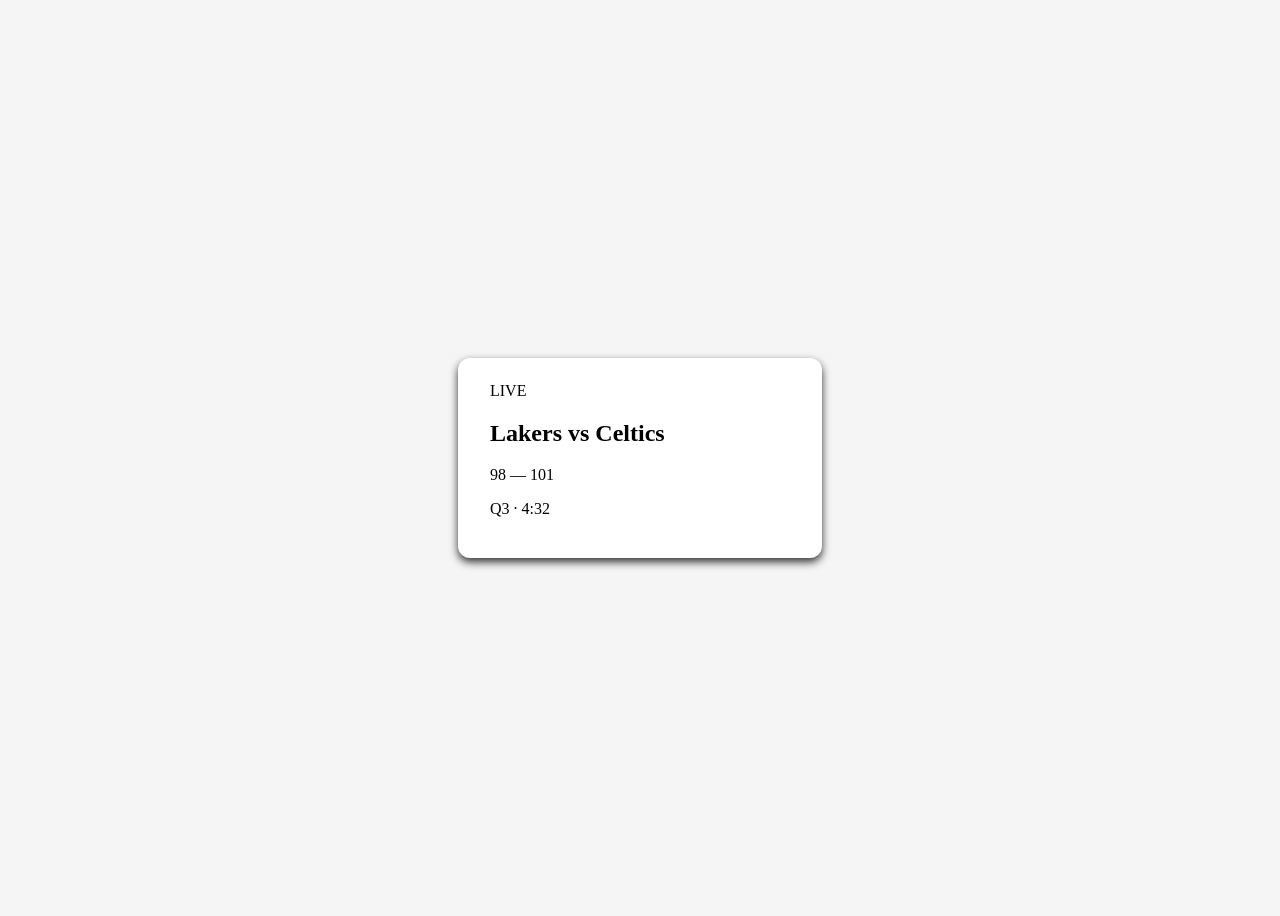
<file: Css/index.html>
<!DOCTYPE html>
<html lang="en">
<head>
  <meta charset="UTF-8">
  <title>Live Score Card</title>
  <style>
    body {
      display: flex;
      justify-content: center;
      align-items: center;
      height: 100vh;
      background: #f5f5f5;
    }

    .live-score-card {
      background: white;
      border-radius: 12px;
      padding: 24px 32px;
      width: 300px;
      /* your box-shadow here */
      box-shadow: 0 4px 8px rgba(0, 0, 0, 0.8);
      /* your transition here */
      transition: transform 0.3s ease, box-shadow 0.3s ease;
    }

    .live-score-card:hover {
      /* your transform here */
      transform: translateY(-5px);
      /* your deeper box-shadow here */
      box-shadow: 0 4px 8px rgba(0, 0, 0, 0.4);
    }

    .live-score-card::before {
      content: "LIVE";
      display: block;
      /* style it here */
      /* your animation here */
      animation: pulse 3s infinite  
    }

    @keyframes pulse {
      /* your keyframes here */
      0% {transform: scale(1);}
      50% {transform: scale(1.2);}
      100% {transform: scale(1);}
    }
  </style>
</head>
<body>
  <div class="live-score-card">
    <h2>Lakers vs Celtics</h2>
    <p>98 — 101</p>
    <p>Q3 · 4:32</p>
  </div>
</body>
</html>
</file>
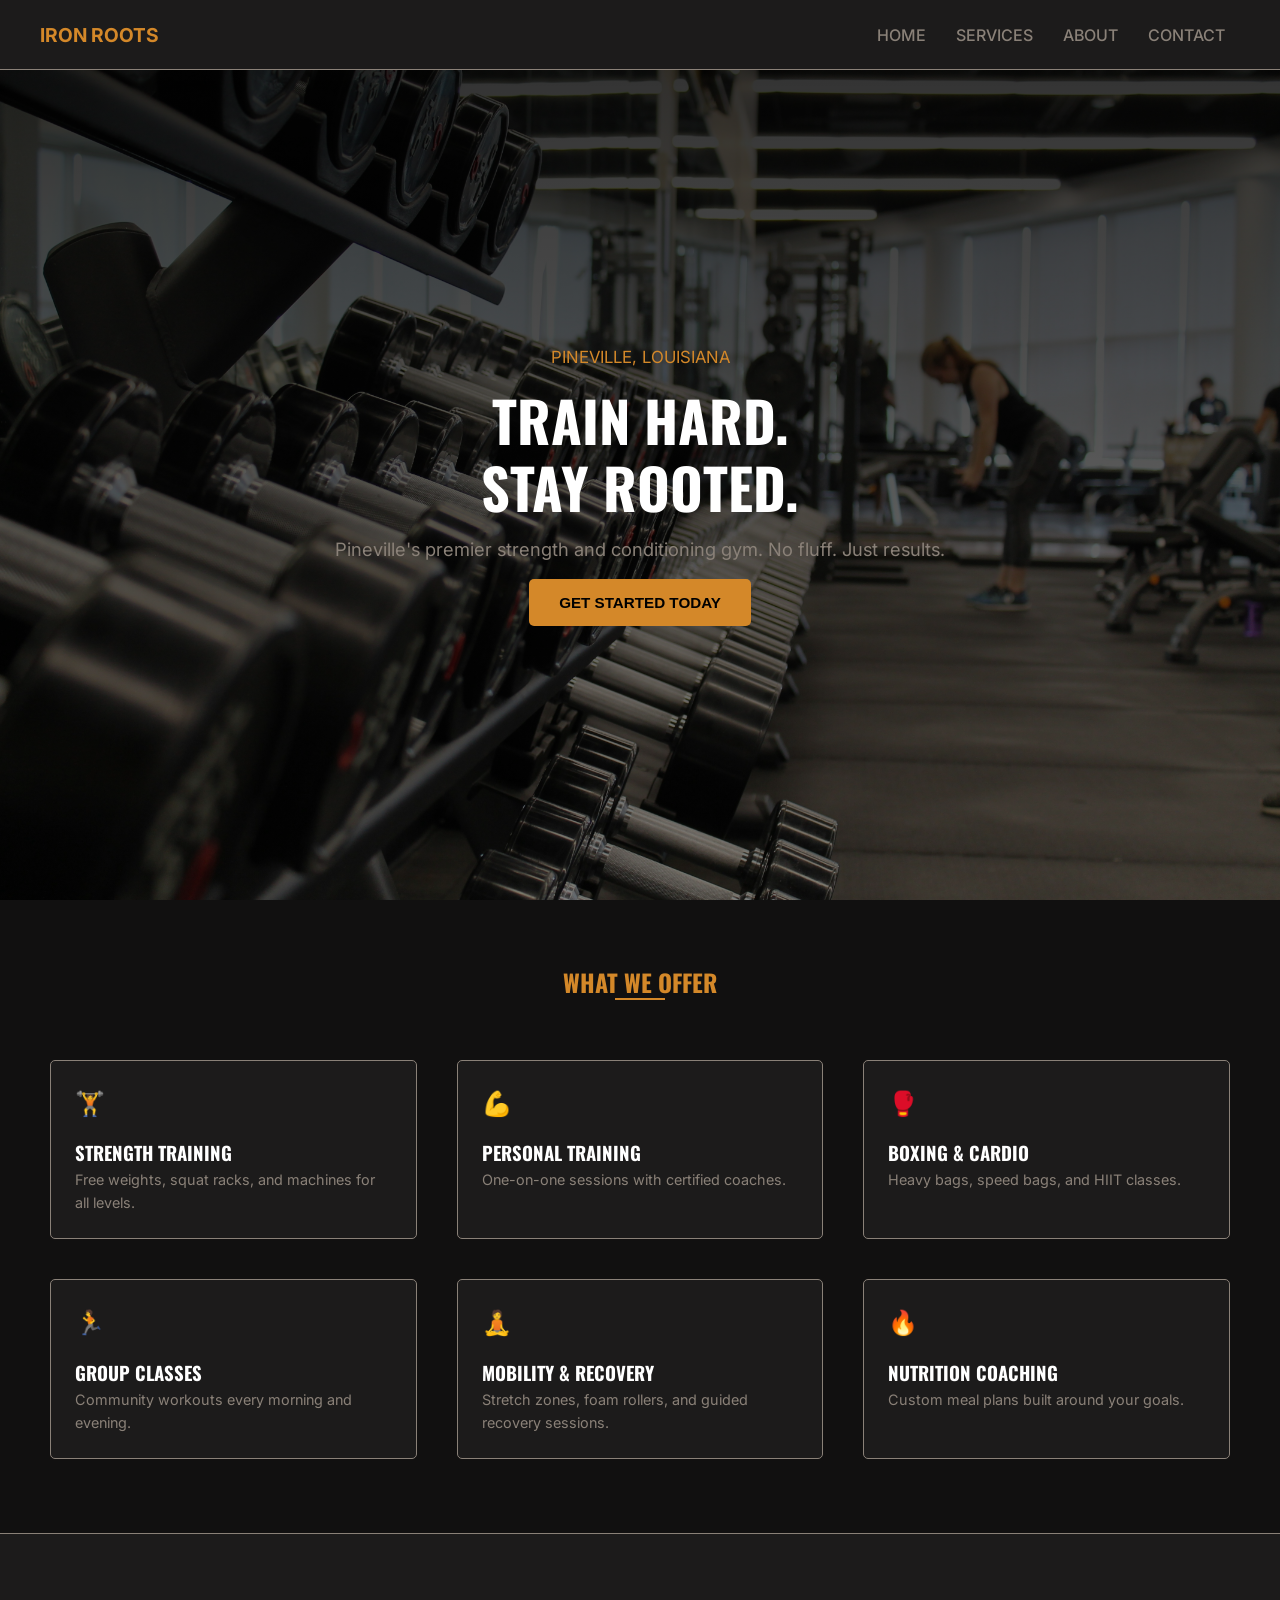
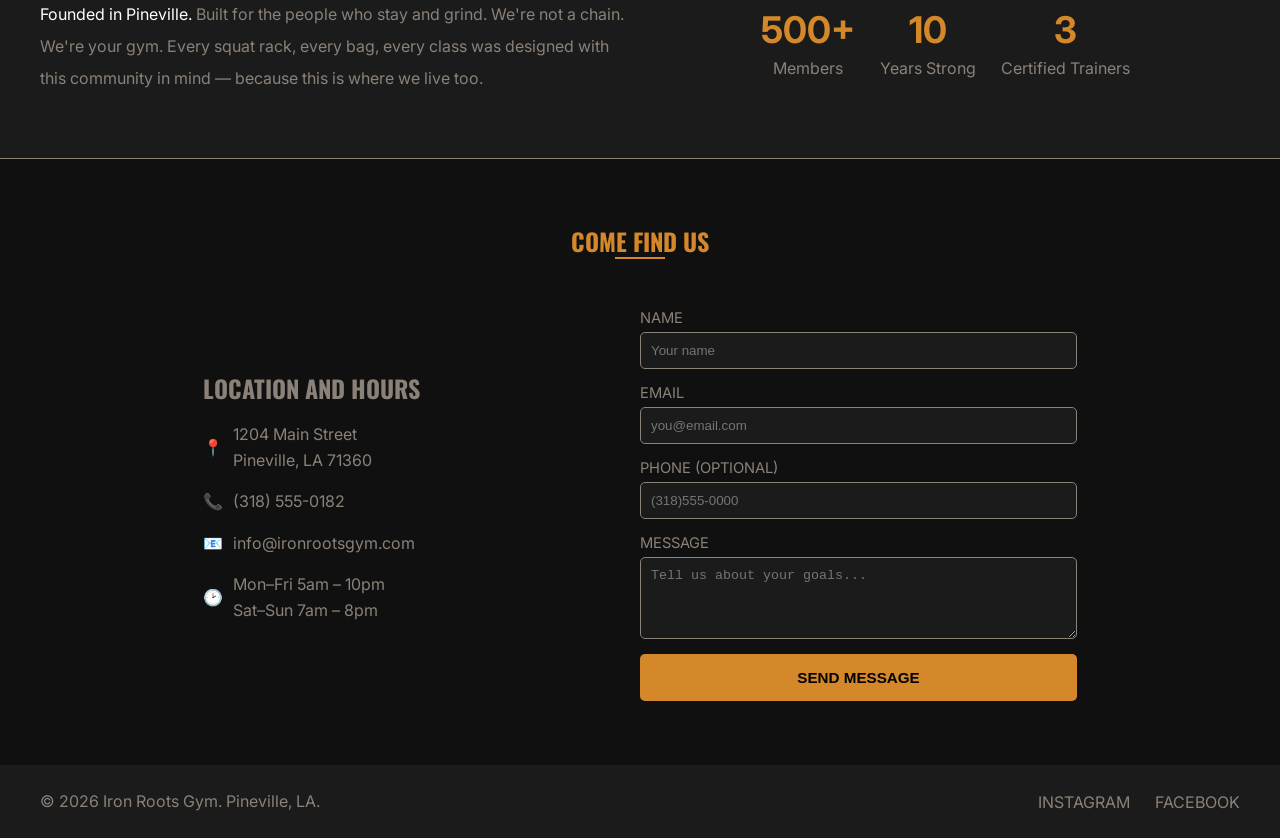
<file: Iron-Roots/index.html>
<!DOCTYPE html>
<html lang="en">

<head>
    <meta charset="UTF-8">
    <meta name="viewport" content="width=device-width, initial-scale=1.0">
    <link rel="stylesheet" href="css/style.css">
    <title>Iron Roots</title>
</head>

<body>
    <div class="navbar">
        <div class="container flex">
            <h1>IRON ROOTS</h1>
            <nav>
                <ul>
                    <li><a href="#">HOME</a></li>
                    <li><a href="#">SERVICES</a></li>
                    <li><a href="#">ABOUT</a></li>
                    <li><a href="#">CONTACT</a></li>
                </ul>
            </nav>
        </div>
    </div>

    <section class="home-page">
        <div class="container flex">
            <p class="home-page-location">PINEVILLE, LOUISIANA</p>
            <h1>TRAIN HARD.<br>STAY ROOTED.</h1>
            <p class="paragraph-text">Pineville's premier strength and conditioning gym. No fluff. Just
                results.</p>
            <button class="btn">GET STARTED TODAY</button>
        </div>
    </section>

    <section class="services bg-primary py-5">
        <div class="container">
            <h1 class="section-header short-border">WHAT WE OFFER</h1>
            <div class="grid">
                <div class="card p-2">
                    <h1>🏋️</h1>
                    <h3>STRENGTH TRAINING</h3>
                    <p class="paragraph-text">Free weights, squat racks, and machines for all levels.</p>
                </div>
                <div class="card p-2">
                    <h1>💪</h1>
                    <h3>PERSONAL TRAINING</h3>
                    <p class="paragraph-text">One-on-one sessions with certified coaches.</p>
                </div>
                <div class="card p-2">
                    <h1>🥊</h1>
                    <h3>BOXING & CARDIO</h3>
                    <p class="paragraph-text">Heavy bags, speed bags, and HIIT classes.</p>
                </div>
                <div class="card p-2">
                    <h1>🏃</h1>
                    <h3>GROUP CLASSES</h3>
                    <p class="paragraph-text">Community workouts every morning and evening.</p>
                </div>
                <div class="card p-2">
                    <h1>🧘</h1>
                    <h3>MOBILITY & RECOVERY</h3>
                    <p class="paragraph-text">Stretch zones, foam rollers, and guided recovery sessions.</p>
                </div>
                <div class="card p-2">
                    <h1>🔥</h1>
                    <h3>NUTRITION COACHING</h3>
                    <p class="paragraph-text">Custom meal plans built around your goals.</p>
                </div>
            </div>
        </div>
    </section>

    <section class="banner bg-secondary py-5">
        <div class="container grid grid-2">
            <p><span>Founded in Pineville. </span> Built for the people who stay and grind. We're not a chain. We're
                your gym. Every squat rack, every bag, every class was designed with this community in mind —
                because this is where we live too.</p>
            <div class="flex">
                <div>
                    <h1>500+</h1>
                    <p>Members</p>
                </div>
                <div>
                    <h1>10</h1>
                    <p>Years Strong</p>
                </div>
                <div>
                    <h1>3</h1>
                    <p>Certified Trainers</p>
                </div>
            </div>
        </div>
    </section>

    <section class="contact bg-primary py-5">
        <div class="container">
            <h1 class="section-header short-border">COME FIND US</h1>
            <div class="grid-2">
                <div class="contact-info flex">
                    <div class="contact-format">
                        <h2>LOCATION AND HOURS</h2>
                        <div class="contact-center">
                            <div class="contact-item flex">
                                <p>📍</p>
                                <p>1204 Main Street<br>
                                    Pineville, LA 71360</p>
                            </div>

                            <div class="contact-item flex">
                                <p>📞</p>
                                <p>(318) 555-0182</p>
                            </div>

                            <div class="contact-item flex">
                                <p>📧</p>
                                <p>info@ironrootsgym.com</p>
                            </div>

                            <div class="contact-item flex">
                                <p>🕑</p>
                                <p>Mon–Fri 5am – 10pm<br>
                                    Sat–Sun 7am – 8pm</p>
                            </div>
                        </div>
                    </div>
                </div>

                <div class="contact-form">
                    <form>
                        <div class="form-control">
                            <label>NAME</label>
                            <input type="text" name="name" placeholder="Your name">
                        </div>
                        <div class="form-control">
                            <label>EMAIL</label>
                            <input type="email" name="email" placeholder="you@email.com">
                        </div>
                        <div class="form-control">
                            <label>PHONE (OPTIONAL)</label>
                            <input type="number" name="phone number" placeholder="(318)555-0000">
                        </div>
                        <div class="form-control">
                            <label>MESSAGE</label>
                            <textarea name="message" rows="4" cols="50"
                                placeholder="Tell us about your goals..."></textarea>
                        </div>
                        <input type="submit" value="SEND MESSAGE" class="btn">
                    </form>
                </div>
            </div>
        </div>
    </section>

    <footer class="footer py-2">
        <div class="container flex">
            <div class="copyright">
                <p>© 2026 Iron Roots Gym. Pineville, LA.</p>
            </div>

            <div class="social-media">
                <ul>
                    <li><a href="#">INSTAGRAM</a></li>
                    <li><a href="#">FACEBOOK</a></li>
                </ul>
            </div>
        </div>
    </footer>

</body>

</html>
</file>
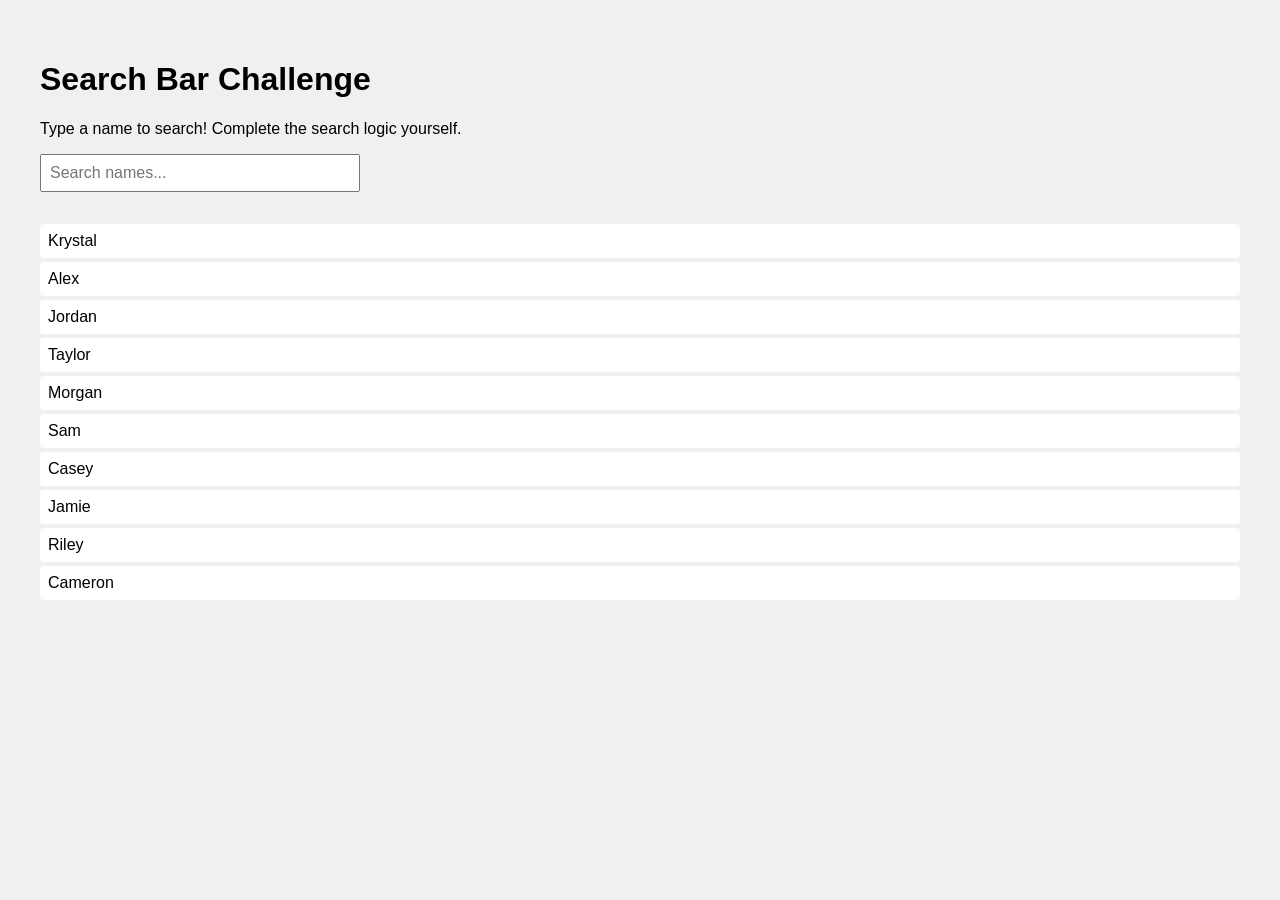
<file: JavaScript Algorithms/index.html>
<!DOCTYPE html>
<html lang="en">

<head>
    <meta charset="UTF-8">
    <meta name="viewport" content="width=device-width, initial-scale=1.0">
    <title>Search Bar Challenge</title>
    <style>
        body {
            font-family: Arial, sans-serif;
            padding: 2rem;
            background: #f0f0f0;
        }

        input {
            padding: 0.5rem;
            width: 300px;
            margin-bottom: 1rem;
            font-size: 1rem;
        }

        ul {
            list-style: none;
            padding: 0;
        }

        li {
            background: white;
            margin: 0.25rem 0;
            padding: 0.5rem;
            border-radius: 4px;
        }
    </style>
</head>

<body>

    <h1>Search Bar Challenge</h1>
    <p>Type a name to search! Complete the search logic yourself.</p>
    <input type="text" id="searchInput" placeholder="Search names..." />
    <ul id="results"></ul>

    <script>
        // Sample data to search through
        const names = [
            "Krystal", "Alex", "Jordan", "Taylor", "Morgan",
            "Sam", "Casey", "Jamie", "Riley", "Cameron"
        ];

        const input = document.getElementById('searchInput');
        const results = document.getElementById('results');

        function displayResults(filtered) {
            results.innerHTML = '';
            if (filtered.length === 0) {
                results.innerHTML = '<li>No matches found</li>';
            } else {
                filtered.forEach(name => {
                    const li = document.createElement('li');
                    li.textContent = name;
                    results.appendChild(li);
                });
            }
        }

        // Initial display of all names
        displayResults(names);

        // 🔹 Challenge: implement the search algorithm
        input.addEventListener('input', () => {
            const query = input.value.toLowerCase();

            const filtered = []; // Start with empty array

            // 💡 TASKS / HINTS:
            // 1. Loop through the `names` array
            // 2. Check if each name matches the query (think lowercase!)
            // 3. If it matches, add it to `filtered` using `.push()`
            // 4. Then call displayResults(filtered)

            // 🔹 Your code goes here:
            for (let i = 0; i < names.length; i++) {
                if (names[i].toLowerCase().includes(query)) {
                    filtered.push(names[i])
                }
            }

            displayResults(filtered); // Do not remove this line
        });
    </script>
</body>

</html>
</file>
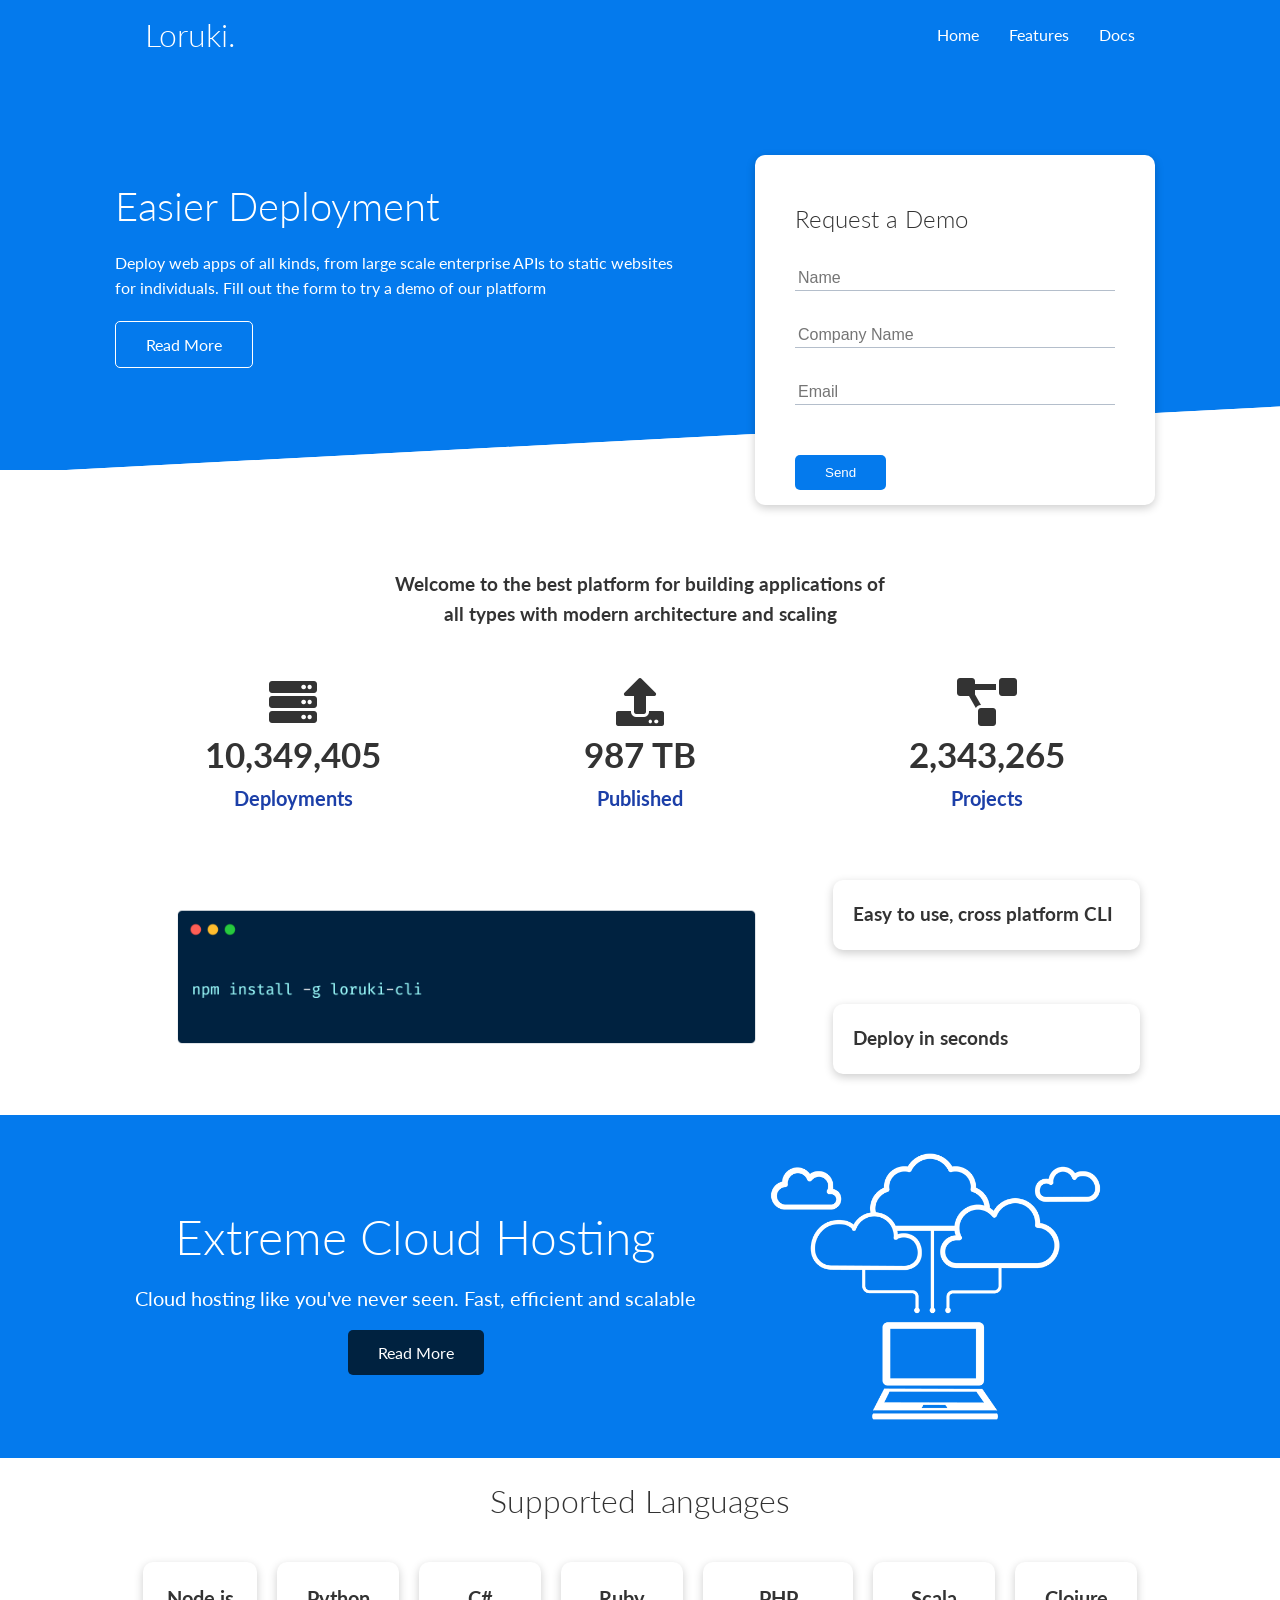
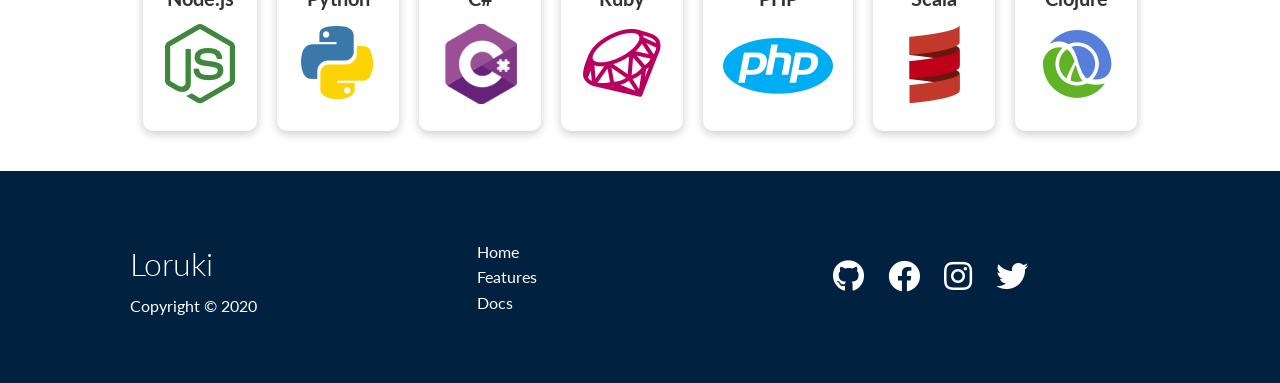
<file: Loruki-Tutorial/index.html>
<!DOCTYPE html>
<html lang="en">
<head>
    <meta charset="UTF-8">
    <meta name="viewport" content="width=device-width, initial-scale=1.0">
    <link rel="stylesheet" href="https://cdnjs.cloudflare.com/ajax/libs/font-awesome/5.15.1/css/all.min.css" integrity="sha512-+4zCK9k+qNFUR5X+cKL9EIR+ZOhtIloNl9GIKS57V1MyNsYpYcUrUeQc9vNfzsWfV28IaLL3i96P9sdNyeRssA==" crossorigin="anonymous" />
    <link rel="stylesheet" href="css/utilities.css">
    <link rel="stylesheet" href="css/style.css">
    <title>Loruki | Cloud Hosting For Everyone</title>
</head>
<body>
    <!-- Navbar -->
    <div class="navbar">
        <div class="container flex">
             <h1 class="logo"><a href="index.html">Loruki.</a></h1>
            <nav>
                <ul>
                    <li><a href="index.html">Home</a></li>
                    <li><a href="features.html">Features</a></li>
                    <li><a href="docs.html">Docs</a></li>
                </ul>
            </nav>
        </div>
    </div>
    
    <!-- Showcase -->
    <section class="showcase">
        <div class="container grid">
            <div class="showcase-text">
                <h1>Easier Deployment</h1>
                <p>Deploy web apps of all kinds, from large scale enterprise APIs to static websites for individuals. Fill out the form to try a demo of our platform</p>
                <a href="features.html" class="btn btn-outline">Read More</a>
            </div>

            <div class="showcase-form card">
                <h2>Request a Demo</h2>
                 <form>
                    <div class="form-control">
                        <input type="text" name="name" placeholder="Name" required>
                    </div>
                    <div class="form-control">
                        <input type="text" name="company" placeholder="Company Name" required>
                    </div>
                    <div class="form-control">
                        <input type="email" name="email" placeholder="Email" required>
                    </div>
                    <input type="submit" value="Send" class="btn btn-primary">
                </form>
            </div>
        </div>
    </section>

    <!-- Stats -->
    <section class="stats">
        <div class="container">
            <h3 class="stats-heading text-center my-1">
                Welcome to the best platform for building applications of all types with modern architecture and scaling
            </h3>

            <div class="grid grid-3 text-center my-4">
                <div>
                    <i class="fas fa-server fa-3x"></i>
                    <h3>10,349,405</h3>
                    <p class="text-secondary">Deployments</p>
                </div>
                <div>
                    <i class="fas fa-upload fa-3x"></i>
                    <h3>987 TB</h3>
                    <p class="text-secondary">Published</p>
                </div>
                <div>
                    <i class="fas fa-project-diagram fa-3x"></i>
                    <h3>2,343,265</h3>
                    <p class="text-secondary">Projects</p>
                </div>
            </div>
        </div>
    </section>

    <!-- Cli -->
    <section class="cli">
        <div class="container grid">
            <img src="images/cli.png" alt="">
            <div class="card">
                <h3>Easy to use, cross platform CLI</h3>
            </div>
            <div class="card">
                <h3>Deploy in seconds</h3>
            </div>
        </div>
    </section>

    <!-- Cloud -->
    <section class="cloud bg-primary my-2 py-2">
        <div class="container grid">
            <div class="text-center">
                <h2 class="lg">Extreme Cloud Hosting</h2>
                <p class="lead my-1">Cloud hosting like you've never seen. Fast, efficient and scalable</p>
                <a href="features.html" class="btn btn-dark">Read More</a>
            </div>
            <img src="images/cloud.png" alt="">
        </div>
    </section>

    <!-- Languages -->
    <section class="languages">
        <h2 class="md text-center my-2">
            Supported Languages
        </h2>
        <div class="container flex">
            <div class="card">
                <h4>Node.js</h4>
                <img src="images/logos/node.png" alt="">
            </div>
            <div class="card">
                <h4>Python</h4>
                <img src="images/logos/python.png" alt="">
              </div>
              <div class="card">
                <h4>C#</h4>
                <img src="images/logos/csharp.png" alt="">
              </div>
              <div class="card">
                <h4>Ruby</h4>
                <img src="images/logos/ruby.png" alt="">
              </div>
              <div class="card">
                <h4>PHP</h4>
                <img src="images/logos/php.png" alt="">
              </div>
              <div class="card">
                <h4>Scala</h4>
                <img src="images/logos/scala.png" alt="">
              </div>
              <div class="card">
                <h4>Clojure</h4>
                <img src="images/logos/clojure.png" alt="">
              </div>
        </div>
    </section>

    <!-- Footer -->
    <footer class="footer bg-dark py-5">
        <div class="container grid grid-3">
            <div>
                <h1>Loruki
                </h1>
                <p>Copyright &copy; 2020</p>
            </div>
            <nav>
                <ul>
                    <li><a href="index.html">Home</a></li>
                    <li><a href="features.html">Features</a></li>
                    <li><a href="docs.html">Docs</a></li>
                </ul>
            </nav>
            <div class="social">
                <a href="#"><i class="fab fa-github fa-2x"></i></a>
                <a href="#"><i class="fab fa-facebook fa-2x"></i></a>
                <a href="#"><i class="fab fa-instagram fa-2x"></i></a>
                <a href="#"><i class="fab fa-twitter fa-2x"></i></a>
            </div>
        </div>
    </footer>
</body>
</html>
</file>
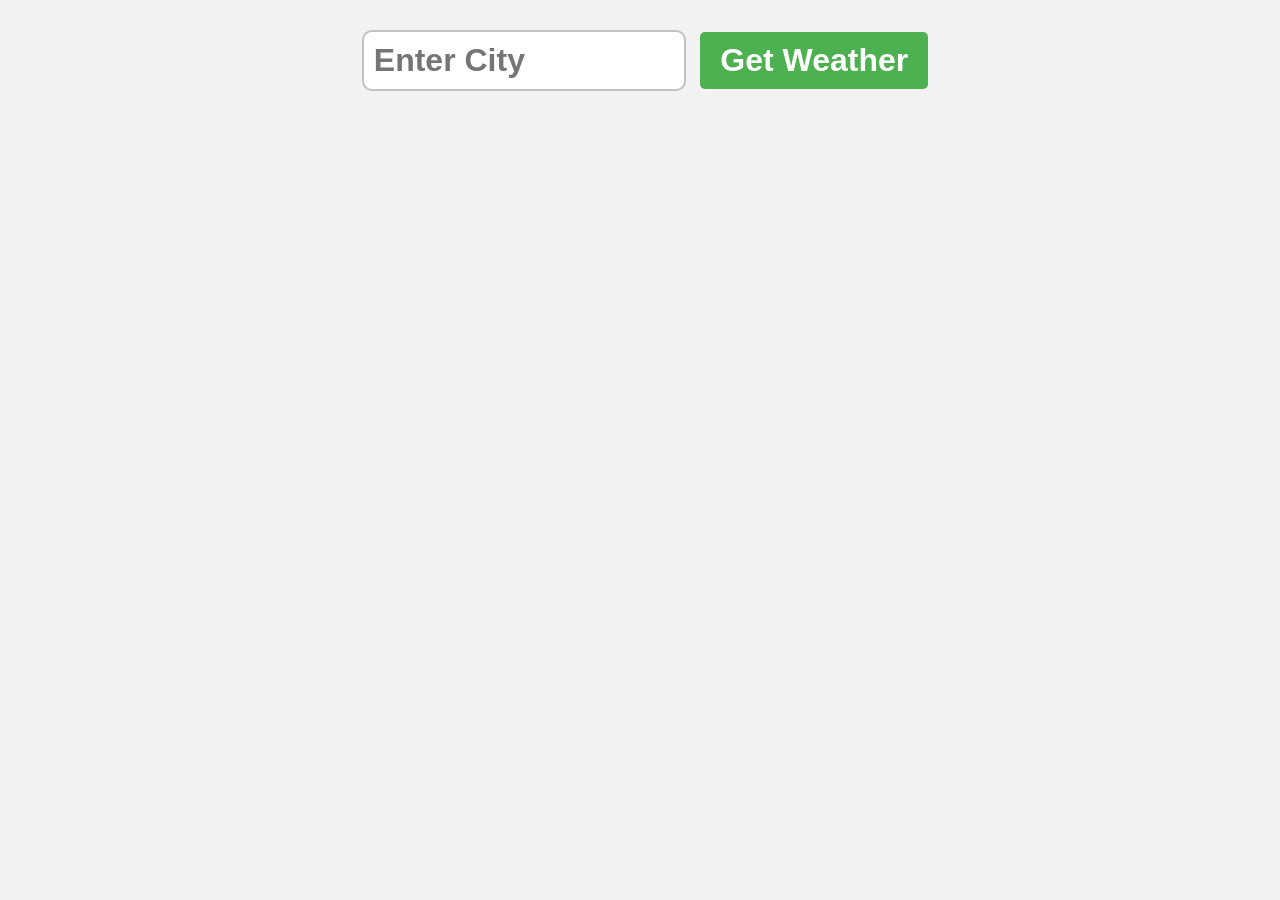
<file: Weather App/index.html>
<!DOCTYPE html>
<html lang="en">
<head>
    <meta charset="UTF-8">
    <meta name="viewport" content="width=device-width, initial-scale=1.0">
    <title>Document</title>
    <link rel="stylesheet" href="./styles.css">
</head>
<body>
    <form class="weatherForm">
        <input type="text" class="cityInput" placeholder="Enter City">
        <button type="submit">Get Weather</button>
    </form>

    <div class="card" style="display: none;">
    </div>

    <script src="index.js"></script>
    
</body>
</html>
</file>
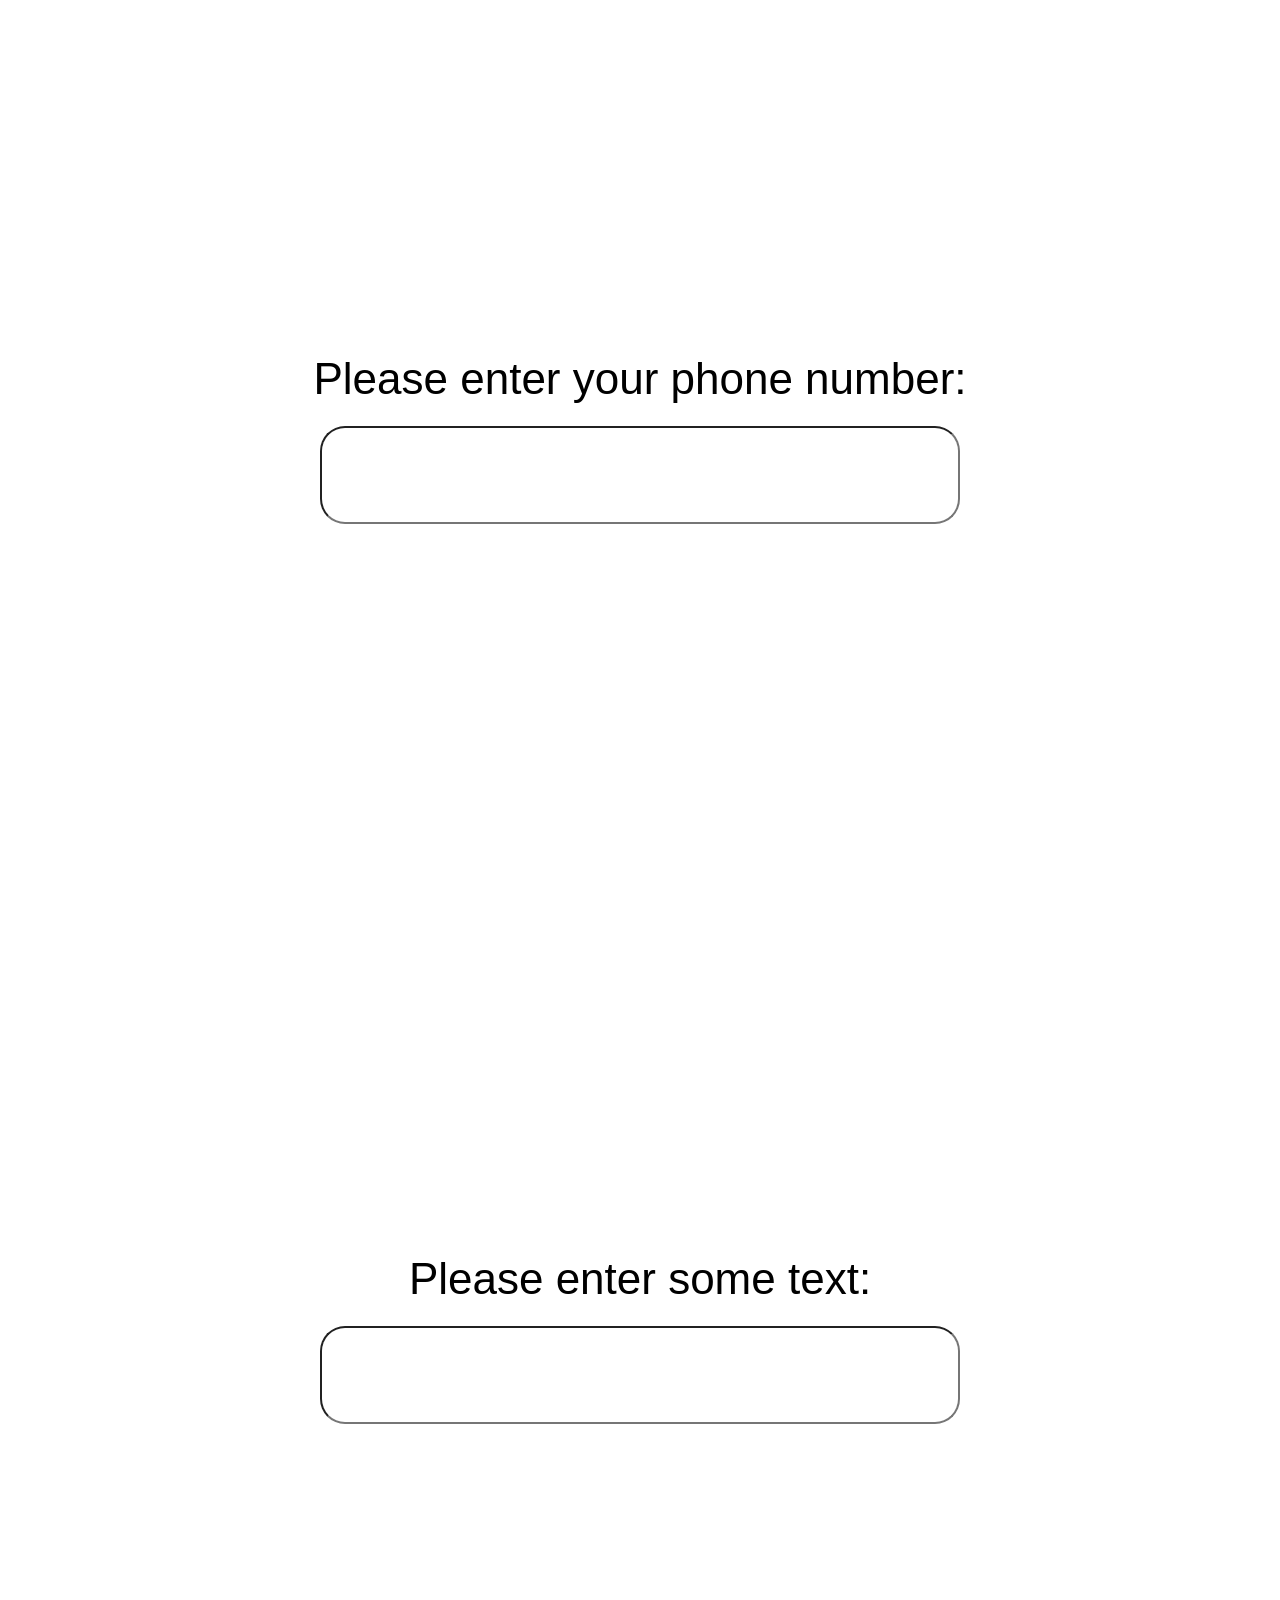
<file: JavaScript/RegEx/index.html>
<!DOCTYPE html>
<html lang="en">
  <head>
    <meta charset="UTF-8" />
    <meta name="viewport" content="width=device-width, initial-scale=1.0" />
    <title>JS Regex Tutorial</title>
    <link href="./style.css" rel="stylesheet" />
    <script defer src="main.js"></script>
  </head>
  <body>
    <main class="flexCenter">

      <section class="phoneView flexCenter">
        <form id="phoneForm" class="phoneForm flexCenter">
          <label for="phoneNum">Please enter your phone number:</label>
          <input
            id="phoneNum" 
            class="phoneNum"
            type="text" 
            autocomplete="off"
          />
          <p class="phoneFormat">Examples: 
            (555)555-5555 or 123-456-7899
          </p>
        </form>
      </section>



      <section class="textView flexCenter">
        <form id="textForm" class="textForm flexCenter">
          <label for="textEntry">Please enter some text:</label>
          <input
            id="textEntry" 
            class="textEntry"
            type="text" 
            autocomplete="off"
          />
        </form>
      </section>
  
    </main>
  </body>
</html>
</file>
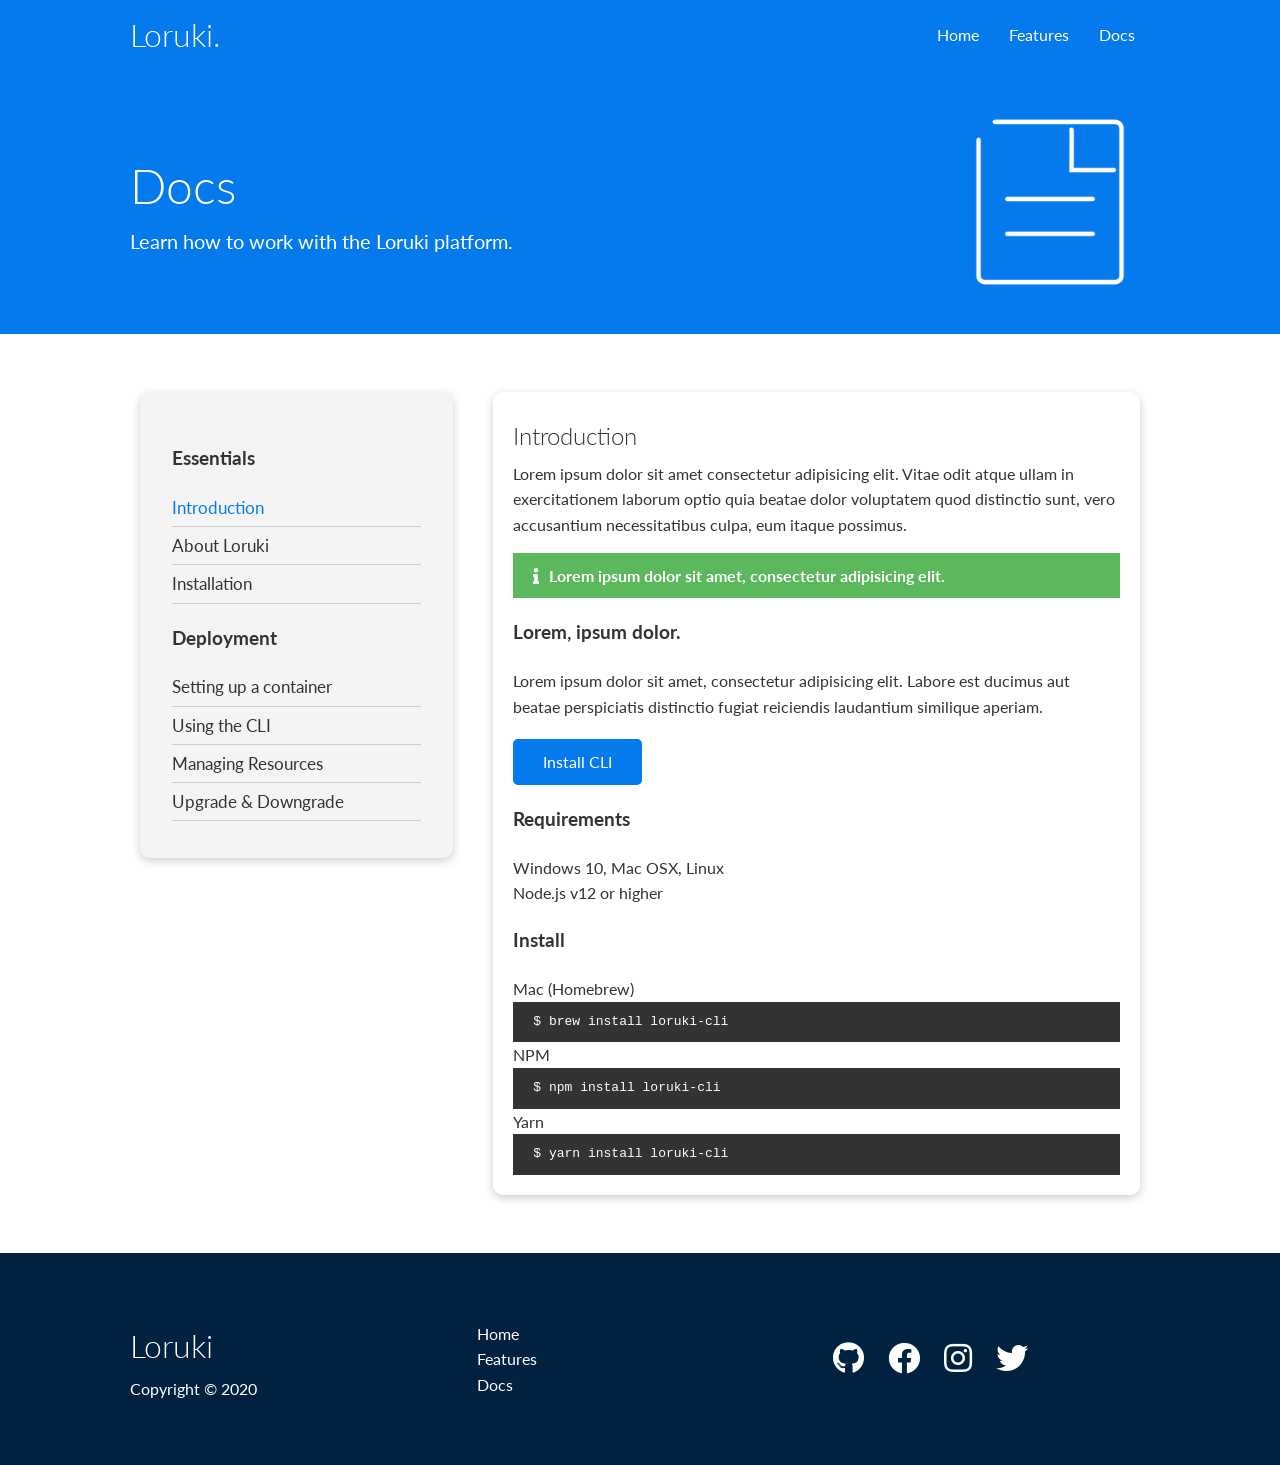
<file: Loruki-Tutorial/docs.html>
<!DOCTYPE html>
<html lang="en">

<head>
    <meta charset="UTF-8">
    <meta name="viewport" content="width=device-width, initial-scale=1.0">
    <link rel="stylesheet" href="https://cdnjs.cloudflare.com/ajax/libs/font-awesome/5.15.1/css/all.min.css"
        integrity="sha512-+4zCK9k+qNFUR5X+cKL9EIR+ZOhtIloNl9GIKS57V1MyNsYpYcUrUeQc9vNfzsWfV28IaLL3i96P9sdNyeRssA=="
        crossorigin="anonymous" />
    <title>Features</title>
    <link rel="stylesheet" href="css/utilities.css">
    <link rel="stylesheet" href="css/style.css">
</head>

<body>
    <!--Navbar-->
    <div class="navbar">
        <div class="container flex">
            <h1 class="logo">Loruki.</h1>
            <nav>
                <ul>
                    <li><a href="index.html">Home</a></li>
                    <li><a href="features.html">Features</a></li>
                    <li><a href="docs.html">Docs</a></li>
                </ul>
            </nav>
        </div>
    </div>

    <!-- Head -->
    <section class="docs-head bg-primary py-3">
        <div class="container grid">
            <div>
                <h1 class="xl">Docs</h1>
                <p class="lead">Learn how to work with the Loruki platform.</p>
            </div>
            <img src="images/docs.png" alt="">
        </div>
    </section>

    <!-- Docs Main -->
    <section class="docs-main my-4">
        <div class="container grid">
            <div class="card bg-light p-3">
                <h3 class="my-2">Essentials</h3>
                <nav>
                    <ul>
                        <li><a class="text-primary" href="#">Introduction</a></li>
                        <li><a href="#">About Loruki</a></li>
                        <li><a href="#">Installation</a></li>
                    </ul>
                </nav>

                <h3 class="my-2">Deployment</h3>
                <nav>
                    <ul>
                        <li><a href="#">Setting up a container</a></li>
                        <li><a href="#">Using the CLI</a></li>
                        <li><a href="#">Managing Resources</a></li>
                        <li><a href="#">Upgrade & Downgrade</a></li>
                    </ul>
                </nav>
            </div>
            <div class="card">
                <h2>Introduction</h2>
                <p>Lorem ipsum dolor sit amet consectetur adipisicing elit. Vitae odit atque ullam in exercitationem
                    laborum optio quia beatae dolor voluptatem quod distinctio sunt, vero accusantium necessitatibus
                    culpa, eum itaque possimus.</p>
                <div class="alert alert-success">
                    <i class="fas fa-info"></i>Lorem ipsum dolor sit amet, consectetur adipisicing elit.
                </div>
                <h3>Lorem, ipsum dolor.</h3>
                <p>Lorem ipsum dolor sit amet, consectetur adipisicing elit. Labore est ducimus aut beatae perspiciatis
                    distinctio fugiat reiciendis laudantium similique aperiam.</p>
                <a href="#" class="btn btn-primary">Install CLI</a>

                <h3>Requirements</h3>
                <ul>
                    <li>Windows 10, Mac OSX, Linux</li>
                    <li>Node.js v12 or higher</li>
                </ul>

                <h3>Install</h3>
                <p>Mac (Homebrew)</p>
                <pre><code>$ brew install loruki-cli</code></pre>
                <p>NPM</p>
                <pre><code>$ npm install loruki-cli</code></pre>
                <p>Yarn</p>
                <pre><code>$ yarn install loruki-cli</code></pre>
            </div>
        </div>
    </section>

    <!-- Footer -->
    <footer class="footer bg-dark p-5">
        <div class="container grid grid-3">
            <div>
                <h1>Loruki</h1>
                <p>Copyright &copy; 2020</p>
            </div>
            <nav>
                <ul>
                    <li><a href="index.html">Home</a></li>
                    <li><a href="features.html">Features</a></li>
                    <li><a href="docs.html">Docs</a></li>
                </ul>
            </nav>
            <div class="social">
                <a href="#"><i class="fab fa-github fa-2x"></i></a>
                <a href="#"><i class="fab fa-facebook fa-2x"></i></a>
                <a href="#"><i class="fab fa-instagram fa-2x"></i></a>
                <a href="#"><i class="fab fa-twitter fa-2x"></i></a>
            </div>
        </div>
    </footer>
</body>

</html>
</file>
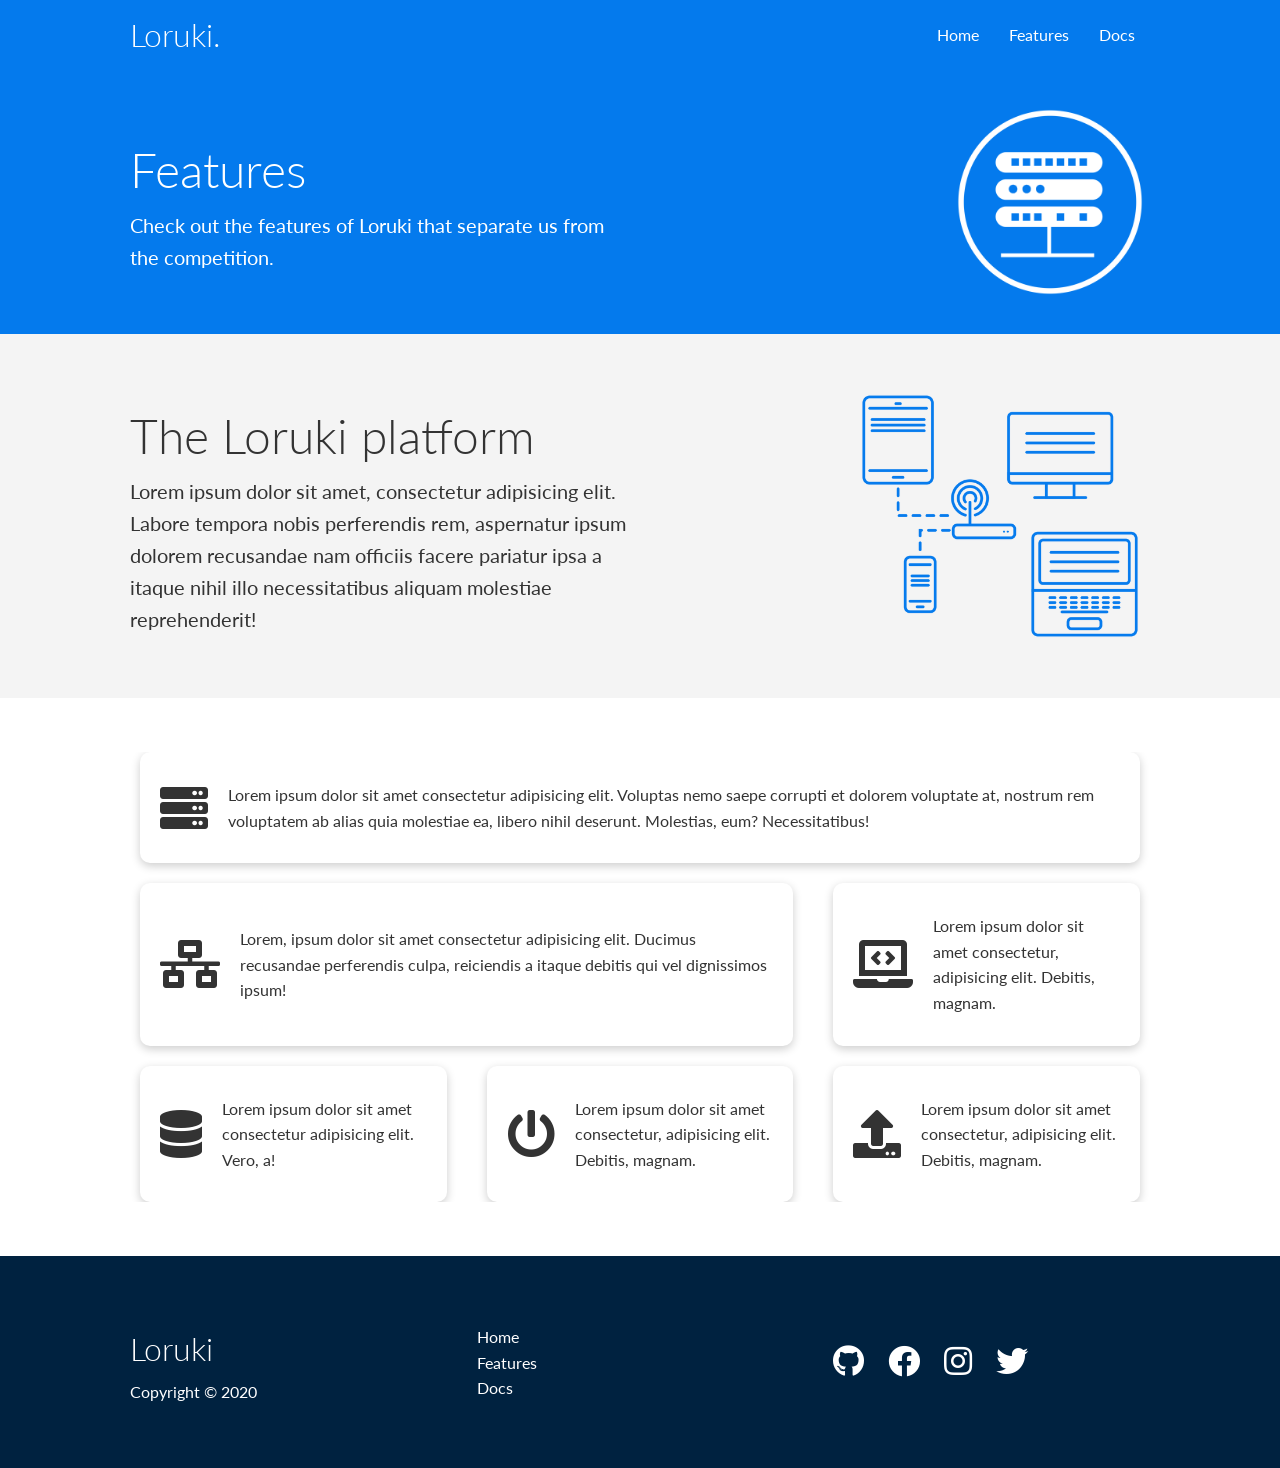
<file: Loruki-Tutorial/features.html>
<!DOCTYPE html>
<html lang="en">

<head>
    <meta charset="UTF-8">
    <meta name="viewport" content="width=device-width, initial-scale=1.0">
    <link rel="stylesheet" href="https://cdnjs.cloudflare.com/ajax/libs/font-awesome/5.15.1/css/all.min.css"
        integrity="sha512-+4zCK9k+qNFUR5X+cKL9EIR+ZOhtIloNl9GIKS57V1MyNsYpYcUrUeQc9vNfzsWfV28IaLL3i96P9sdNyeRssA=="
        crossorigin="anonymous" />
    <title>Features</title>
    <link rel="stylesheet" href="css/utilities.css">
    <link rel="stylesheet" href="css/style.css">
</head>

<body>
    <!--Navbar-->
    <div class="navbar">
        <div class="container flex">
            <h1 class="logo">Loruki.</h1>
            <nav>
                <ul>
                    <li><a href="index.html">Home</a></li>
                    <li><a href="features.html">Features</a></li>
                    <li><a href="docs.html">Docs</a></li>
                </ul>
            </nav>
        </div>
    </div>

    <!-- Head -->
    <section class="features-head bg-primary py-3">
        <div class="container grid">
            <div>
                <h1 class="xl">Features</h1>
                <p class="lead">Check out the features of Loruki that separate us from the competition.</p>
            </div>
            <img src="images/server.png" alt="">
        </div>
    </section>


    <!-- Sub head -->
    <section class="features-sub-head bg-light py-3">
        <div class="container grid">
            <div>
                <h1 class="xl">The Loruki platform</h1>
                <p class="lead">Lorem ipsum dolor sit amet, consectetur adipisicing elit. Labore tempora nobis
                    perferendis rem, aspernatur ipsum dolorem recusandae nam officiis facere pariatur ipsa a itaque
                    nihil illo necessitatibus aliquam molestiae reprehenderit!</p>
            </div>
            <img src="images/server2.png" alt="">
        </div>
    </section>

    <!-- Features -->
    <section class="features-main my-2">
        <div class="container grid grid-3">
            <div class="card flex">
                <i class="fas fa-server fa-3x"></i>
                <p>Lorem ipsum dolor sit amet consectetur adipisicing elit. Voluptas nemo saepe corrupti et dolorem
                    voluptate at, nostrum rem voluptatem ab alias quia molestiae ea, libero nihil deserunt. Molestias,
                    eum? Necessitatibus!</p>
            </div>
            <div class="card flex">
                <i class="fas fa-network-wired fa-3x"></i>
                <p>
                    Lorem, ipsum dolor sit amet consectetur adipisicing elit. Ducimus
                    recusandae perferendis culpa, reiciendis a itaque debitis qui vel
                    dignissimos ipsum!
                </p>
            </div>
            <div class="card flex">
                <i class="fas fa-laptop-code fa-3x"></i>
                <p>
                    Lorem ipsum dolor sit amet consectetur, adipisicing elit. Debitis,
                    magnam.
                </p>
            </div>
            <div class="card flex">
                <i class="fas fa-database fa-3x"></i>
                <p>
                    Lorem ipsum dolor sit amet consectetur adipisicing elit. Vero, a!
                </p>
            </div>
            <div class="card flex">
                <i class="fas fa-power-off fa-3x"></i>
                <p>
                    Lorem ipsum dolor sit amet consectetur, adipisicing elit. Debitis,
                    magnam.
                </p>
            </div>
            <div class="card flex">
                <i class="fas fa-upload fa-3x"></i>
                <p>
                    Lorem ipsum dolor sit amet consectetur, adipisicing elit. Debitis,
                    magnam.
                </p>
            </div>
        </div>
    </section>

    <!-- Footer -->
    <footer class="footer bg-dark p-5">
        <div class="container grid grid-3">
            <div>
                <h1>Loruki</h1>
                <p>Copyright &copy; 2020</p>
            </div>
            <nav>
                <ul>
                    <li><a href="index.html">Home</a></li>
                    <li><a href="features.html">Features</a></li>
                    <li><a href="docs.html">Docs</a></li>
                </ul>
            </nav>
            <div class="social">
                <a href="#"><i class="fab fa-github fa-2x"></i></a>
                <a href="#"><i class="fab fa-facebook fa-2x"></i></a>
                <a href="#"><i class="fab fa-instagram fa-2x"></i></a>
                <a href="#"><i class="fab fa-twitter fa-2x"></i></a>
            </div>
        </div>
    </footer>
</body>

</html>
</file>
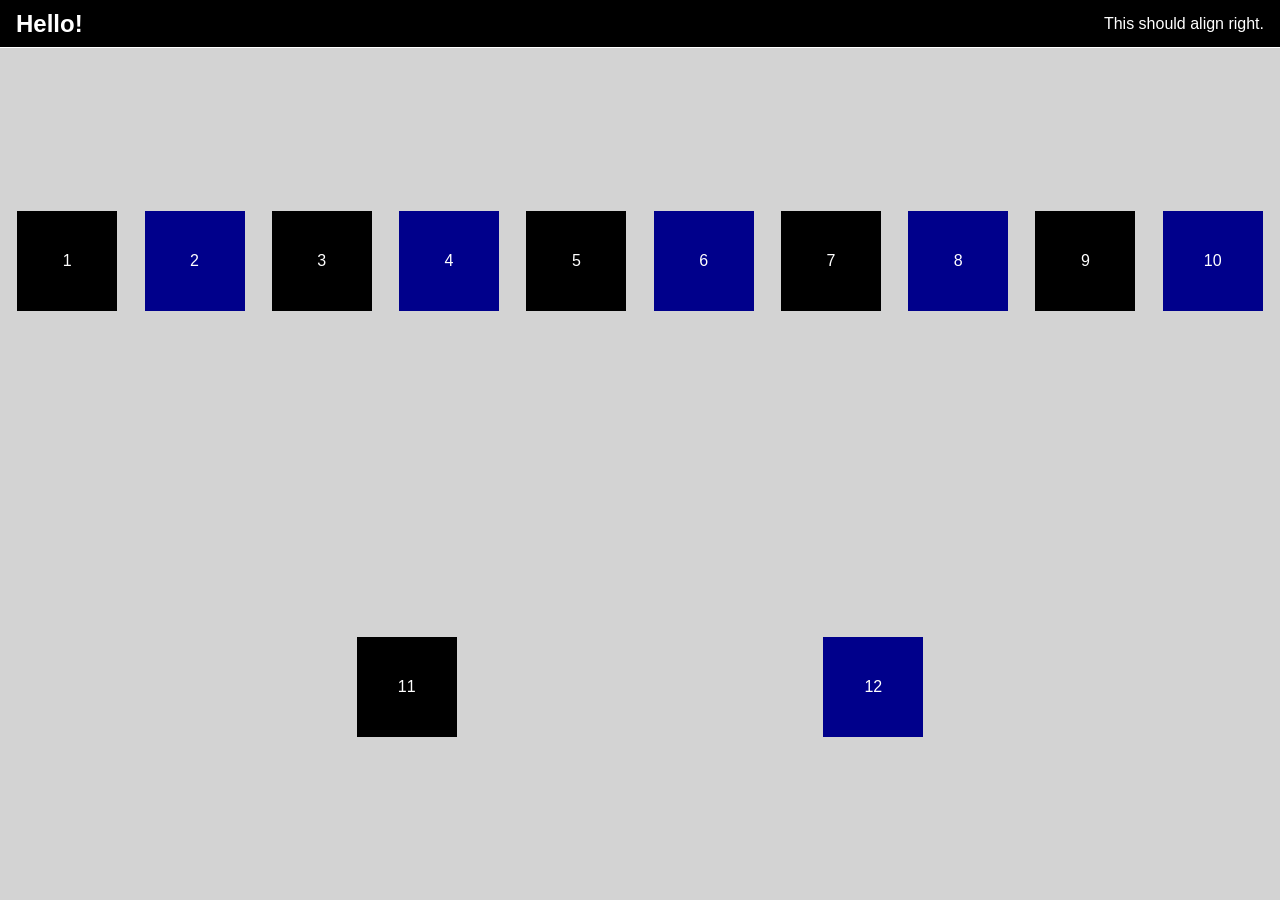
<file: JavaScript/Async JS Crash Course/main.html>
<!DOCTYPE html>
<html lang="en">
  <head>
    <meta charset="UTF-8" />
    <meta name="viewport" content="width=device-width, initial-scale=1.0" />
    <title>My Page</title>
    <style>
        * {
            margin: 0;
            padding: 0;
            box-sizing: border-box;
        }

        html {
            font-family: Arial, Helvetica, sans-serif;
            font-size: 16px;
        }

        body {
            min-height: 100vh;
        }

        main {
            display: flex;
            flex-direction: column;
            justify-content: center;
            align-items: center;
        }

        nav {
            display: flex;
            justify-content: space-between;
            align-items: center;
            padding: 1rem;
            width: 100vw;
            height: 48px;
            position: fixed;
            top: 0;
            border-bottom: 1px solid #fff;
            z-index: 2;
            background-color: #000;
            color: #fff;
        }

        section {
            display: flex;
            flex-direction: column;
            justify-content: center;
            align-items: center;
            width: 100vw;
            height: 100vh;
            z-index: 1;
            padding-top: 48px;
        }

        .view1 {
            display: flex;
            flex-direction: row;
            flex-wrap: wrap;
            justify-content: space-evenly;
            background-color: lightgray;
            color: #000;
        }

        .view1 > div {
            display: flex;
            flex-direction: column;
            justify-content: center;
            align-items: center;
            width: 100px;
            height: 100px;
            background-color: #000;
            color: #fff;
            margin: 10px;
        }

        .view2 {
            display: flex;
            flex-direction: column;
            justify-content: center;
            align-items: center;
            display: none;
            background-color: darkblue;
            color: #fff;
        }
    </style>
    <script defer src="main.js"></script>
  </head>
  <body>
    <nav>
      <h1>My Page</h1>
    </nav>
    <main>
      <section id="view1" class="view view1">
        <div>1</div>
        <div>2</div>
        <div>3</div>
        <div>4</div>
        <div>5</div>
        <div>6</div>
        <div>7</div>
        <div>8</div>
        <div>9</div>
        <div>10</div>
        <div>11</div>
        <div>12</div>
      </section>
      <section id="view2" class="view view2">
        <h2>My 2nd View</h2>
      </section>
    </main>
  </body>
</html>
</file>
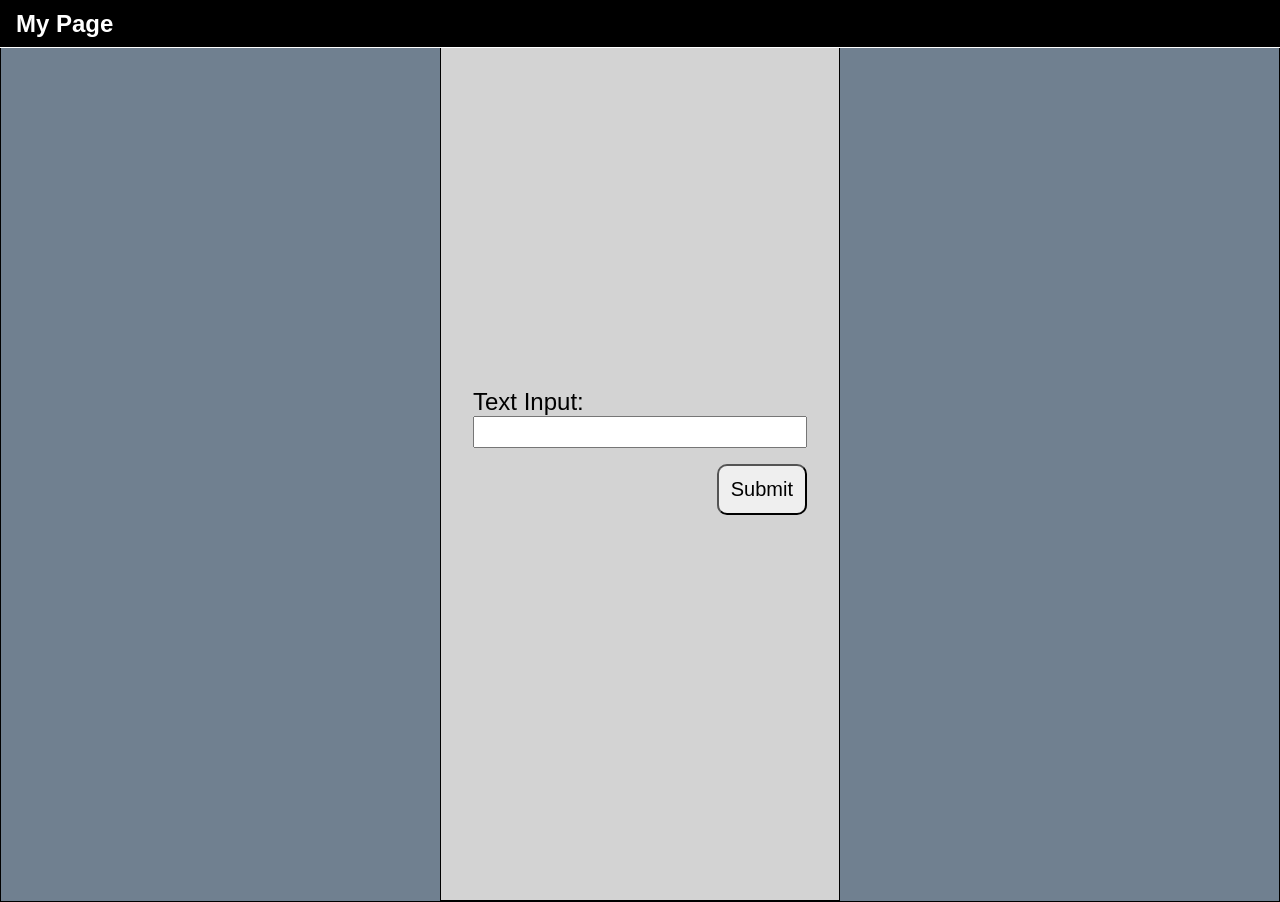
<file: JavaScript/learnEvents/events.html>
<!DOCTYPE html>
<html lang="en">

<head>
  <meta charset="UTF-8" />
  <meta name="viewport" content="width=device-width, initial-scale=1.0" />
  <title>My Page</title>
  <link rel="stylesheet" href="../learnEvents/styles.css" />
  <script defer src="../learnEvents/main.js"></script>
</head>

<body>
  <nav>
    <h1>My Page</h1>
  </nav>
  <main>
    <section id="view1" class="view1">
      <div>1</div>
      <div>2</div>
      <div>3</div>
      <div>4</div>
      <div>5</div>
      <div>6</div>
      <div>7</div>
      <div>8</div>
      <div>9</div>
      <div>10</div>
      <div>11</div>
      <div>12</div>
    </section>
    <section id="view2" class="view2 darkblue">
      <div class="black">
        <h2>My 2nd View</h2>
      </div>
    </section>
    <section id="view3" class="view3">
      <form id="myForm">
        <label for="myTextInput">Text Input:</label>
        <input type="text" id="myTextInput" autocomplete="off" />
        <button type="submit">Submit</button>
      </form>
    </section>
  </main>

</body>

</html>
</file>
<file: Iron-Roots/css/style.css>
@import url('https://fonts.googleapis.com/css2?family=Inter:ital,opsz,wght@0,14..32,100..900;1,14..32,100..900&family=Lato:wght@300&family=Oswald:wght@200..700&display=swap');


:root {
    --primary-color: #D48829;
    --secondary-color: #1C1B1B;
    --paragraph-text-color: #8A8178;
    --header-font: "Oswald", sans-serif;
    --paragraph-font: "Inter", sans-serif;
    --primary-background-color: #111010;
    --secondary-background-color: #1C1B1B
}

* {
    box-sizing: border-box;
    margin: 0;
    padding: 0;
    list-style: none;
}

a {
    text-decoration: none;
}

p {
    line-height: 1.6;
}


.container {
    max-width: 1600px;
    margin: 0 auto;
    padding: 0 40px;
}

.flex {
    display: flex;
    justify-content: center;
    align-items: center;
    height: 100%;
}

/* NAVBAR */

.navbar {
    background-color: var(--secondary-color);
    color: var(--primary-color);
    height: 70px;
    font-family: var(--paragraph-font);
    border-bottom: 1px solid #8A8178;
    position: sticky;
    top: 0;
    z-index: 999;
}

.navbar .flex {
    justify-content: space-between;
}

.navbar ul {
    display: flex;
}

.navbar li {
    cursor: pointer;
}

.navbar a {
    padding: 10px;
    margin: 0 5px;
    color: var(--paragraph-text-color);
    font-size: 1rem;
    font-weight: 500;
    cursor: pointer;
    transition: color 0.3s ease;
}

.navbar a:hover {
    color: var(--primary-color);
}

.navbar a:focus {
    color: var(--primary-color);
    border-bottom: 2px solid var(--primary-color);
    padding-bottom: 4px;
}

.navbar a:focus-visible {
    color: var(--primary-color);
    border-bottom: 2px solid var(--primary-color);
}

.navbar h1 {
    font-size: 1.2rem;
    font-weight: 700;
}

/* Home Page */
.home-page {
    background-image:  linear-gradient(rgba(0, 0, 0, 0.8), rgba(0, 0, 0, 0.5)), 
    url("../images/gym-background.jpeg");
    background-size: cover;
    background-repeat: no-repeat;
    height: calc(100vh - 70px);
    text-align: center;
}

.home-page .container {
    animation: slideInFromBottom 1.5s ease-in;
}

.home-page .flex {
    flex-direction: column;
    gap: 15px;
}

.home-page-location {
    font-size: 1.05rem;
    color: var(--primary-color);
    font-family: var(--paragraph-font);
}

.home-page h1 {
    color: white;
    font-family: var(--header-font);
    font-weight: 700;
    font-size: 3.5rem;
    line-height: 1.2;
}

.paragraph-text {
    color: var(--paragraph-text-color);
    font-family: var(--paragraph-font);
    font-size: 1.15rem;
}

.btn {
    background-color: var(--primary-color);
    padding: 15px 30px;
    border-radius: 5px;
    border: none;
    font-size: 0.95rem;
    font-weight: 600;
    cursor: pointer;
    transition: background-color 0.3s ease-in-out;
}

.btn:hover {
    background-color: #b8711f;
}

/* Services */
.card {
    background-color: var(--secondary-background-color);
    padding: 20px;
    margin: 10px;
    color: white;
    line-height: 1.6;
    border: 1px solid #8A8178;
    border-radius: 5px;
    transition: transform 0.3s ease;
}

.card:hover {
    transform: translateY(-5px);
}


.section-header {
    font-family: var(--header-font);
    color: var(--primary-color);
    text-align: center;
    margin-bottom: 50px;
}

.short-border {
    position: relative;
}

.short-border::after {
    content: "";
    position: absolute;
    bottom: 0;
    left: 50%;
    transform: translateX(-50%);
    width: 50px;
    height: 2px;
    background: #D48829;
}

.services .card h1 {
    margin-bottom: 15px;
}


.services .card h3 {
    font-family: var(--header-font);
}

.services .card p {
    font-size: 0.9rem;
}

/* Banner */
.banner .flex {
   text-align: center;
   gap: 25px;
}

.banner {
    font-family: var(--paragraph-font);
    border-top: 1px solid #8A8178;
    border-bottom: 1px solid #8A8178;
}

.banner p {
    color: var(--paragraph-text-color);
    line-height: 2;
}

.banner p span {
    color: white;
}

.banner h1 {
    color: var(--primary-color);
    font-size: 2.3rem;
}

/* Contact */
.contact {
    display: flex;
}

.contact .flex {
    justify-content: flex-start;
}


.contact-format .flex{
    gap: 10px;
}

.contact-info .contact-format h2 {
    font-family: var(--header-font);
    color: var(--paragraph-text-color);
}

.contact-info .contact-format p {
    font-family: var(--paragraph-font);
    color: var(--paragraph-text-color);
}



.contact-item {
    margin: 1rem 0;
}

/* Contact Form */
.contact-form form {
    display: flex;
    flex-direction: column;
    gap: 15px;
}

.form-control {
    display: flex;
    flex-direction: column;
}

.form-control label {
    font-family: var(--paragraph-font);
    color: var(--paragraph-text-color);
    font-size: 0.92rem;
    margin-bottom: 5px;
}

input[type="text"],
input[type="email"],
input[type="number"] {
    background-color: var(--secondary-background-color);
    border: 1px solid #8A8178;
    border-radius: 5px;
    padding: 10px;
    width: 100%;
}

.form-control textarea {
    background-color: var(--secondary-background-color);
    border: 1px solid #8A8178;
    border-radius: 5px;
    padding: 10px;
    width: 100%;
}

/* Footer */
.footer {
    background-color: var(--secondary-background-color);
    color: var(--paragraph-text-color);
    font-family: var(--paragraph-font);
    text-align: center;
}

.footer .flex {
    justify-content: space-between;
}


.footer .social-media ul {
    display: flex;
    justify-content: flex-end;
    gap: 25px;
}

.social-media a {
    color: var(--paragraph-text-color);
    transition: color 0.3s ease;
}

.social-media a:hover {
    color: var(--primary-color);
    text-decoration: none;
}

/* Animations */
@keyframes slideInFromBottom {
    0% {
        opacity: 0;
        transform: translateY(100%);
    }
    100% {
        opacity: 1;
        transform: translateY(0);
    }
}

/* Utilities */
.bg-primary {
   background-color: var(--primary-background-color); 
}

.bg-secondary {
    background-color: var(--secondary-background-color);
}

.grid {
    display: grid;
    grid-template-columns: repeat(3, 1fr);
    gap: 20px;
}

.grid-2 {
    display: grid;
    grid-template-columns: repeat(2, 1fr);
}

.my-1 {
    margin: 1rem 0;
}
.my-2 {
    margin: 1.5rem 0;
}
.my-3 {
    margin: 2rem 0;
}
.my-4 {
    margin: 3rem 0;
}
.my-5 {
    margin: 4rem 0;
}

.m-1 {
    margin: 1rem;
}
.m-2 {
    margin: 1.5rem;
}
.m-3 {
    margin: 2rem;
}
.m-4 {
    margin: 3rem;
}
.m-5 {
    margin: 4rem;
}

.py-1 {
    padding: 1rem 0;
}
.py-2 {
    padding: 1.5rem 0;
}
.py-3 {
    padding: 2rem 0;
}
.py-4 {
    padding: 3rem 0;
}
.py-5 {
    padding: 4rem 0;
}

.p-1 {
    padding: 1rem;
}
.p-2 {
    padding: 1.5rem;
}
.p-3 {
    padding: 2rem;
}
.p-4 {
    padding: 3rem;
}
.p-5 {
    padding: 4rem;
}

/* Media Queries */
@media(max-width: 768px) {
    .navbar .container {
        padding: 1rem;
    }

    .navbar .flex{
        flex-direction: column;
    }

    .navbar h1 {
        margin-bottom: 5px;
        font-size: 1.5rem;
        font-weight: 600;
    }

    .banner .flex {
        align-items: flex-start;
    }

    .banner .flex p {
        line-height: 1;
    }

    .grid, .grid-2 {
        grid-template-columns: 1fr;
    }

    .contact .container {
        justify-content: flex-start;
    }

    .contact-form form {
        padding: 0 1rem;
    }

    .contact-format {
        margin-bottom: 20px
    }

    .footer .social-media ul {
        align-items: center;
        justify-content: center;
    }
}
</file>
<file: Loruki-Tutorial/css/utilities.css>
.container {
    max-width: 1100px;
    margin: 0 auto;
    overflow: auto;
    padding: 0 40px;
}

.card {
    background-color: #fff;
    color: #333;
    border-radius: 10px;
    box-shadow: 0 3px 10px rgba(0,0,0,0.2);
    padding: 20px;
    margin: 10px;
}

.btn {
    display: inline-block;
    padding: 10px 30px;
    cursor: pointer;
    background-color: var(--primary-color);
    color: white;
    border: none;
    border-radius: 5px;
}

.btn-outline {
    background-color: transparent;
    border: 1px solid white;
}

.btn:hover {
    transform: scale(0.98)
}

.card .btn {
    margin-top: 20px;
}

/* Backgrounds and colored buttons */
.bg-primary, .btn-primary {
    background-color: var(--primary-color);
    color: white;
}

.bg-secondary, .btn-secondary {
    background-color: var(--secondary-color);
    color: white;
}

.bg-dark, .btn-dark {
    background-color: var(--dark-color);
    color: white;
}


.bg-light, .btn-light {
    background-color: var(--light-color);
    color: #333;
}

.bg-primary a, .btn-primary a,
.bg-secondary a, .btn-secondary a,
.bg-dark a, .btn-dark a {
    color: white;
}

/* Text colors */
.text-primary {
    color: var(--primary-color);
}

.text-secondary {
    color: var(--secondary-color);
}

.text-dark {
    color: var(--dark-color);
}


.text-light {
    color: var(--light-color);
}

/* Text sizes */
.lead {
    font-size: 20px;
}

.sm {
    font-size: 1rem;
}

.md {
    font-size: 2rem;
}

.lg {
    font-size: 3rem;
}

.xl {
    font-size: 3rem;
}

.text-center {
    text-align: center;
}

/* Alert */
.alert {
    background-color: var(--light-color);
    padding: 10px 20px;
    font-weight: bold;
    margin: 15px 0;
}

.alert i {
    margin-right: 10px;
}

.alert-success {
    background-color: var(--success-color);
    color: white;
}

.alert-error {
    background-color: var(--error-color);
    color: white;
}


.flex {
    display: flex;
    justify-content: center;
    align-items: center;
    height: 100%;
}

.grid {
    display: grid;
    grid-template-columns: repeat(2, 1fr);
    gap: 20px;
    justify-content: center;
    align-items: center;
    height: 100%;
}

.grid-3 {
    grid-template-columns: repeat(3, 1fr);
}

/* Margin */
.my-1 {
    margin: 1rem 0;
}

.my-2 {
    margin: 1.5rem 0;
}

.my-3 {
    margin: 2rem 0;
}

.my-4 {
    margin: 3rem 0;
}

.my-5 {
    margin: 4rem 0;
}

.m-1 {
    margin: 1rem;
}

.m-2 {
    margin: 1.5rem;
}

.m-3 {
    margin: 2rem;
}

.m-4 {
    margin: 3rem;
}

.m-5 {
    margin: 4rem;
}

/* Padding */
.py-1 {
    padding: 1rem 0;
}

.py-2 {
    padding: 1.5rem 0;
}

.py-3 {
    padding: 2rem 0;
}

.py-4 {
    padding: 3rem 0;
}

.py-5 {
    padding: 4rem 0;
}

.p-1 {
    padding: 1rem;
}

.p-2 {
    padding: 1.5rem;
}

.p-3 {
    padding: 2rem;
}

.p-4 {
    padding: 3rem;
}

.p-5 {
    padding: 4rem;
}
</file>
<file: Loruki-Tutorial/css/style.css>
@import url('https://fonts.googleapis.com/css2?family=Lato:wght@300&family=Oswald:wght@300&display=swap');

:root {
    --primary-color: #047aed;
    --secondary-color: #1c3fa8;
    --dark-color: #002240;
    --light-color: #f4f4f4;
    --success-color: #5cb85c;
    --error-color: #d9543f;
}

* {
    box-sizing: border-box;
    padding: 0;
    margin: 0;
}

body {
    font-family: 'Lato', sans-serif;
    color: #333;
    line-height: 1.6;
}

/* Nav */
ul {
    list-style-type: none;
}

a {
    text-decoration: none;
    color: #333;
}

h1,
h2 {
    font-weight: 300;
    line-height: 1.2;
    margin: 10px 0;
}

img {
    width: 100%;
}

code, pre {
    background: #333;
    color: white;
    padding: 10px;
}


/* Navbar */
.navbar {
    background-color: var(--primary-color);
    color: white;
    height: 70px;
}

.navbar ul {
    display: flex;
}

.navbar a {
    color: #fff;
    padding: 10px;
    margin: 0 5px;
}

.navbar a:hover {
    border-bottom: 2px white solid;
}

.navbar .flex {
    justify-content: space-between;
}
/* Showcase */
.showcase {
    height: 400px;
    background-color: var(--primary-color);
    color: #fff;
    position: relative;
}

.showcase h1 {
    font-size: 40px;
}

.showcase p {
    margin: 20px 0;
}

.showcase .grid {
    overflow: visible;
    grid-template-columns: 55% 45%;
    gap: 30px;
}

.showcase-text {
    animation: slideInFromLeft 1s ease-in;
}

.showcase-form {
    position: relative;
    top: 60px;
    height: 350px;
    width: 400px;
    padding: 40px;
    z-index: 100;
    justify-self: flex-end;
    animation: slideInFromRight 1s ease-in;
}

.showcase-form .form-control {
    margin: 30px 0;
}

.showcase-form input[type='text'],
.showcase-form input[type='email'] {
    border: 0;
    border-bottom: 1px solid #b4becb;
    width: 100%;
    padding: 3px;
    font-size: 16px;
}

.showcase-form input:focus {
    outline: none;
}

.showcase::before,
.showcase::after {
    content: '';
    position: absolute;
    height: 100px;
    bottom: -70px;
    right: 0;
    left: 0;
    background: white;
    transform: skewY(-3deg);
    -webkit-transform: skewY(-3deg);
    -moz-transform: skewY(-3deg);
    -ms-transform: skewY(-3deg);
}

/* Stats */
.stats {
    padding-top: 100px;
     animation: slideInFromBottom 1s ease-in;
}

.stats-heading {
    max-width: 500px;
    margin: auto;
}

.stats .grid h3 {
    font-size: 35px;
}

.stats .grid p {
    font-size: 20px;
    font-weight: bold;
}

/* CLI */
.cli .grid {
    grid-template-columns: repeat(3, 1fr);
    grid-template-rows: repeat(2, 1fr);
}

.cli .grid *:first-child {
    grid-column: 1 / span 2;
    grid-row: 1 / span 2;
}

/* Cloud */
.cloud .grid {
    grid-template-columns: 4fr 3fr;
}

/* Languages */
.languages .flex {
    flex-wrap: wrap;
}


.languages .card {
    text-align: center;
    margin: 18px 10px 40px;
    transition: transform 0.2s ease;
}

.languages .card h4 {
    font-size: 20px;
    margin-bottom: 10px;
}

.languages .card:hover {
    transform: translateY(-15px);
}

/* Features */
.features-head img, .docs-head img  {
    width: 200px;
    justify-self: flex-end;
}

.features-sub-head img {
    width: 300px;
    justify-self: flex-end;
}

.features-main .card > i {
    margin-right: 20px;
}

.features-main {
    padding: 30px;
}

.features-main .grid *:first-child {
    grid-column: 1 / span 3;
}

.features-main .grid *:nth-child(2) {
    grid-column: 1 / span 2;
}

/* Docs */
.docs-main h3 {
    margin: 20px 0;
}

.docs-main .grid {
    grid-template-columns: 1fr 2fr;
    align-items: flex-start;
}

.docs-main nav li {
    font-size: 17px;
    padding-bottom: 5px;
    margin-bottom: 5px;
    border-bottom: 1px #ccc solid;
}

.docs-main a:hover {
    font-weight: bold;
}

/* Footer */
.footer .social a {
    margin: 0 10px;
}

/* Animations */
@keyframes slideInFromLeft {
    0% {
        transform: translateX(-100%);
    }

    100% {
        transform: translateX(0);
    }
}

@keyframes slideInFromRight {
    0% {
        transform: translateX(100%);
    }

    100% {
        transform: translateX(0);
    }
}

@keyframes slideInFromTop {
    0% {
        transform: translateY(-100%);
    }

    100% {
        transform: translateX(0);
    }
}

@keyframes slideInFromBottom {
    0% {
        transform: translateY(100%);
    }

    100% {
        transform: translateX(0);
    }
}

/* Tablets and under */
@media(max-width: 768px) {
    .grid,
    .showcase .grid,
    .stats .grid,
    .cli .grid,
    .cloud .grid,
    .features-main .grid,
    .docs-main .grid {
        grid-template-columns: 1fr;
        grid-template-rows: 1fr;
    }

    .showcase {
        height: auto;
    }

    .showcase-text {
        text-align: center;
        margin-top: 40px;
         animation: slideInFromTop 1s ease-in;
    }

    .showcase-form {
        justify-self: center;
        margin: auto;
         animation: slideInFromBottom 1s ease-in;
    }

    .cli .grid *:first-child {
    grid-column: 1;
    grid-row: 1;
}
    .features-head,
    .features-sub-head,
    .docs-head {
        text-align: center;
    }

      .features-head img,
    .features-sub-head img,
    .docs-head img {
        justify-self: center;
    }

    .features-main .grid> *:first-child,
    .features-main .grid > *:nth-child(2) {
        grid-column: 1;
    }
}


/* Mobile */
@media(max-width: 500px) {
    .navbar {
        height: 110px;
    }

    .navbar .flex {
        flex-direction: column;
    }
    
    .navbar ul {
        padding: 10px;
        background-color: rgba(0,0,0,0.1);
    }

}
</file>
<file: Weather App/styles.css>
body {
    font-family: Arial, sans-serif;
    background-color: hsl(0, 0%, 95%);
    margin: 0;
    display: flex;
    flex-direction: column;
    align-items: center;
}

.weatherForm {
    margin: 20px;
}

.cityInput {
    padding: 10px;
    font-size: 2rem;
    font-weight: bold;
    border: 2px solid hsla(0, 0%, 20%, 0.3);
    border-radius: 10px;
    margin: 10px;
    width: 300px;
}

button[type="submit"], .saveCityBtn {
    padding: 10px 20px;
    font-weight: bold;
    font-size: 2rem;
    background-color: hsl(122, 39%, 50%);
    color: white;
    border: none;
    border-radius: 5px;
    cursor: pointer;
}

button[type="submit"]:hover {
    background-color: hsl(122, 39%, 40%);
}

.card {
    background: linear-gradient(180deg, hsl(210, 100%, 75%), hsl(40, 100%, 75%));
    padding: 50px;
    border-radius: 10px;
    box-shadow: 2px 2px 5px hsla(0, 0%, 0%, 0.5);
    min-width: 300px;
    display: flex;
    flex-direction: column;
    align-items: center;
}

h1 {
    font-size: 3.5rem;
    margin-top: 0;
    margin-bottom: 25px;
}

p {
    font-size: 1.5rem;
    margin: 5px 0;
}

.cityDisplay, .tempDisplay {
    font-size: 3.5rem;
    font-weight: bold;
    color: hsla(0, 0%, 0%, 0.75);
    margin-bottom: 25px;
}

.humidityDisplay {
    font-weight: bold;
    margin-bottom: 25px;
}

.descDisplay {
    font-style: italic;
    font-weight: bold;
    font-size: 2rem;
}

.weatherEmoji {
    margin: 0;
    font-size: 7.5rem;
}

.errorDisplay {
    font-size: 2.5rem;
    font-weight: bold;
    color: hsla(0, 0%, 0%, 0.75);
}
</file>
<file: JavaScript/RegEx/style.css>
* {
  margin: 0;
  padding: 0;
  box-sizing: border-box;
}

.flexCenter {
  display: flex;
  flex-direction: column;
  justify-content: center;
  align-items: center;
}

html,
body {
  width: 100vw;
  height: 100vh;
  font-family: Arial, Helvetica, sans-serif;
  font-size: 22px;
}

@media only screen and (min-width: 768px) {
  html,
  body {
    font-size: 44px;
  }
}

section {
  width: 100vw;
  height: 100vh;
}

label {
  text-align: center;
  margin-bottom: 0.5rem;
}

input {
  font-size: 1rem;
  text-align: center;
  padding: 0.5rem;
  margin-bottom: 0.5rem;
  width: 90vw;
  letter-spacing: 5px;
  border-radius: 25px;
  outline: none;
}

input:hover,
input:focus {
  box-shadow: 2px 2px 10px #424242;
}

@media only screen and (min-width: 1024px) {
  input {
    width: 50vw;
  }
}

.phoneFormat {
  display: none;
  text-align: center;
  font-size: 0.75rem;
}

.block {
  display: block;
}

.invalid {
  color: red;
}
</file>
<file: JavaScript/learnEvents/styles.css>
* {
    margin: 0;
    padding: 0;
    -webkit-box-sizing: border-box;
    box-sizing: border-box;
}

html {
    font-family: Arial, Helvetica, sans-serif;
    font-size: 16px;
}

body {
    min-height: 100vh;
    display: -webkit-box;
    display: -ms-flexbox;
    display: flex;
    -webkit-box-orient: vertical;
    -webkit-box-direction: normal;
    -ms-flex-direction: column;
    flex-direction: column;
    -webkit-box-pack: center;
    -ms-flex-pack: center;
    justify-content: center;
    -webkit-box-align: center;
    -ms-flex-align: center;
    align-items: center;
}

main {
    display: -webkit-box;
    display: -ms-flexbox;
    display: flex;
    -webkit-box-orient: vertical;
    -webkit-box-direction: normal;
    -ms-flex-direction: column;
    flex-direction: column;
    -webkit-box-pack: center;
    -ms-flex-pack: center;
    justify-content: center;
    -webkit-box-align: center;
    -ms-flex-align: center;
    align-items: center;
    background-color: #708090;
    border: 1px solid #000;
    width: 100%;
}

.height100 {
    height: 100px;
}
.purple {
    background-color: purple;
}
.blue {
    background-color: blue;
}
.darkblue {
    background-color: #00008b;
}
.black {
    background-color: #000;
}

nav {
    display: -webkit-box;
    display: -ms-flexbox;
    display: flex;
    -webkit-box-pack: justify;
    -ms-flex-pack: justify;
    justify-content: space-between;
    -webkit-box-align: center;
    -ms-flex-align: center;
    align-items: center;
    padding: 1rem;
    width: 100%;
    height: 48px;
    position: fixed;
    top: 0;
    border-bottom: 1px solid #fff;
    z-index: 2;
    background-color: #000;
    color: #fff;
}

section {
    display: -webkit-box;
    display: -ms-flexbox;
    display: flex;
    -webkit-box-orient: vertical;
    -webkit-box-direction: normal;
    -ms-flex-direction: column;
    flex-direction: column;
    -webkit-box-pack: center;
    -ms-flex-pack: center;
    justify-content: center;
    -webkit-box-align: center;
    -ms-flex-align: center;
    align-items: center;
    width: 100%;
    height: 100vh;
    z-index: 1;
    padding-top: 48px;
}

/* Depending on the view example (1, 2, or 3), 
you will want to set display:none for the other two 
and display:flex for the example you want to see. */
.view1 {
    display: -webkit-box;
    display: -ms-flexbox;
    display: flex;
    -webkit-box-orient: horizontal;
    -webkit-box-direction: normal;
    -ms-flex-direction: row;
    flex-direction: row;
    -ms-flex-wrap: wrap;
    flex-wrap: wrap;
    -webkit-box-pack: space-evenly;
    -ms-flex-pack: space-evenly;
    justify-content: space-evenly;
    background-color: #d3d3d3;
    color: #000;
    display: none;
}

.view1 div {
    display: -webkit-box;
    display: -ms-flexbox;
    display: flex;
    -webkit-box-orient: vertical;
    -webkit-box-direction: normal;
    -ms-flex-direction: column;
    flex-direction: column;
    -webkit-box-pack: center;
    -ms-flex-pack: center;
    justify-content: center;
    -webkit-box-align: center;
    -ms-flex-align: center;
    align-items: center;
    width: 100px;
    height: 100px;
    background-color: #000;
    color: #fff;
    margin: 10px;
}

.view2 {
    display: -webkit-box;
    display: -ms-flexbox;
    display: none;
    -webkit-box-orient: vertical;
    -webkit-box-direction: normal;
    -ms-flex-direction: column;
    flex-direction: column;
    -webkit-box-pack: center;
    -ms-flex-pack: center;
    justify-content: center;
    -webkit-box-align: center;
    -ms-flex-align: center;
    align-items: center;
    color: #fff;
    max-width: 400px;
    max-height: 60%;
    padding-top: 0;
}

.view2 div {
    display: -webkit-box;
    display: -ms-flexbox;
    display: flex;
    -webkit-box-orient: vertical;
    -webkit-box-direction: normal;
    -ms-flex-direction: column;
    flex-direction: column;
    -webkit-box-pack: center;
    -ms-flex-pack: center;
    justify-content: center;
    -webkit-box-align: center;
    -ms-flex-align: center;
    align-items: center;
    width: 200px;
    height: 200px;
    color: #fff;
    margin: 10px;
}

.view3 {
    display: -webkit-box;
    display: -ms-flexbox;
    display: flex;
    -webkit-box-orient: vertical;
    -webkit-box-direction: normal;
    -ms-flex-direction: column;
    flex-direction: column;
    -webkit-box-pack: center;
    -ms-flex-pack: center;
    justify-content: center;
    -webkit-box-align: center;
    -ms-flex-align: center;
    align-items: center;
    background-color: #d3d3d3;
    border: 1px solid #000;
    max-width: 400px;
    padding: 2rem;
}

.view3 form label {
    color: #000;
    margin-right: 1rem;
    font-size: 1.5rem;
}

.view3 form input {
    width: 100%;
    line-height: 1.5rem;
    font-size: 1.5rem;
}

.view3 form button {
    display: block;
    margin-top: 1rem;
    margin-left: auto;
    font-size: 1.25rem;
    padding: 0.75rem;
    border-radius: 10px;
}
</file>
